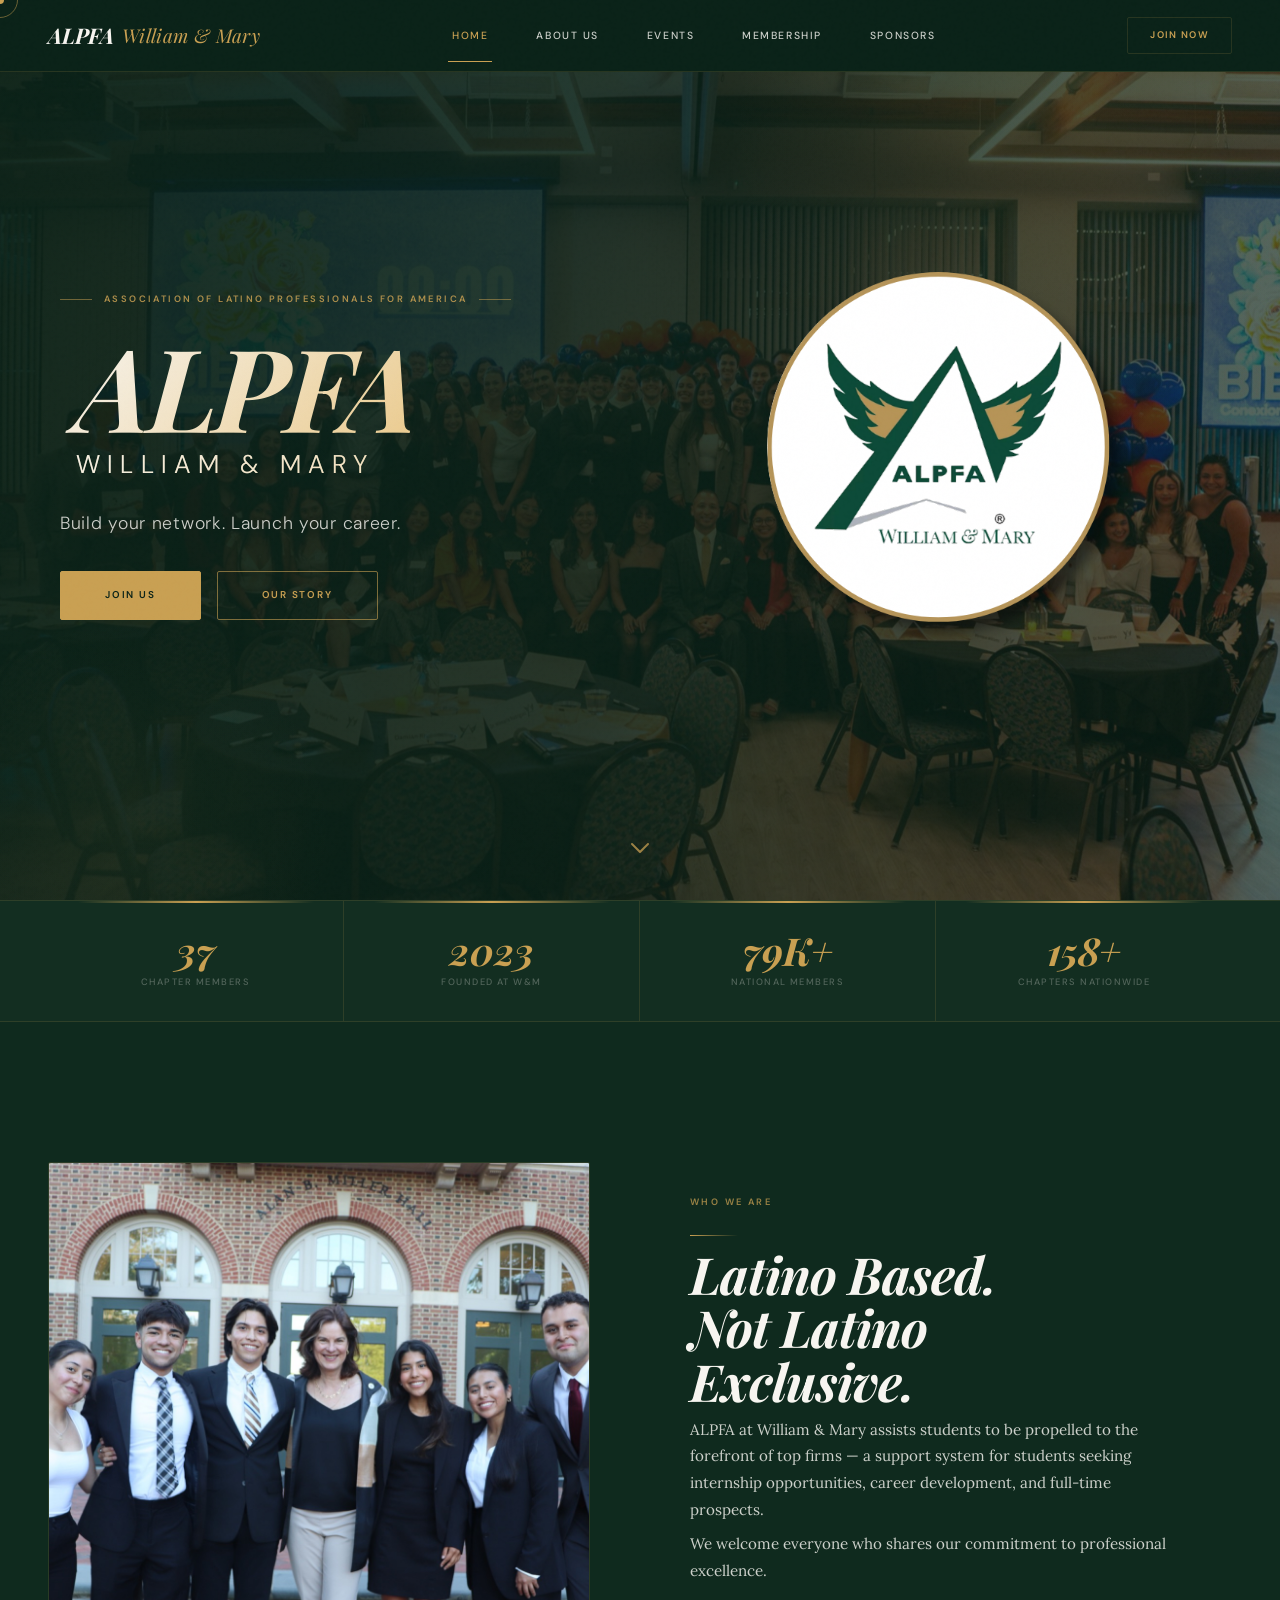
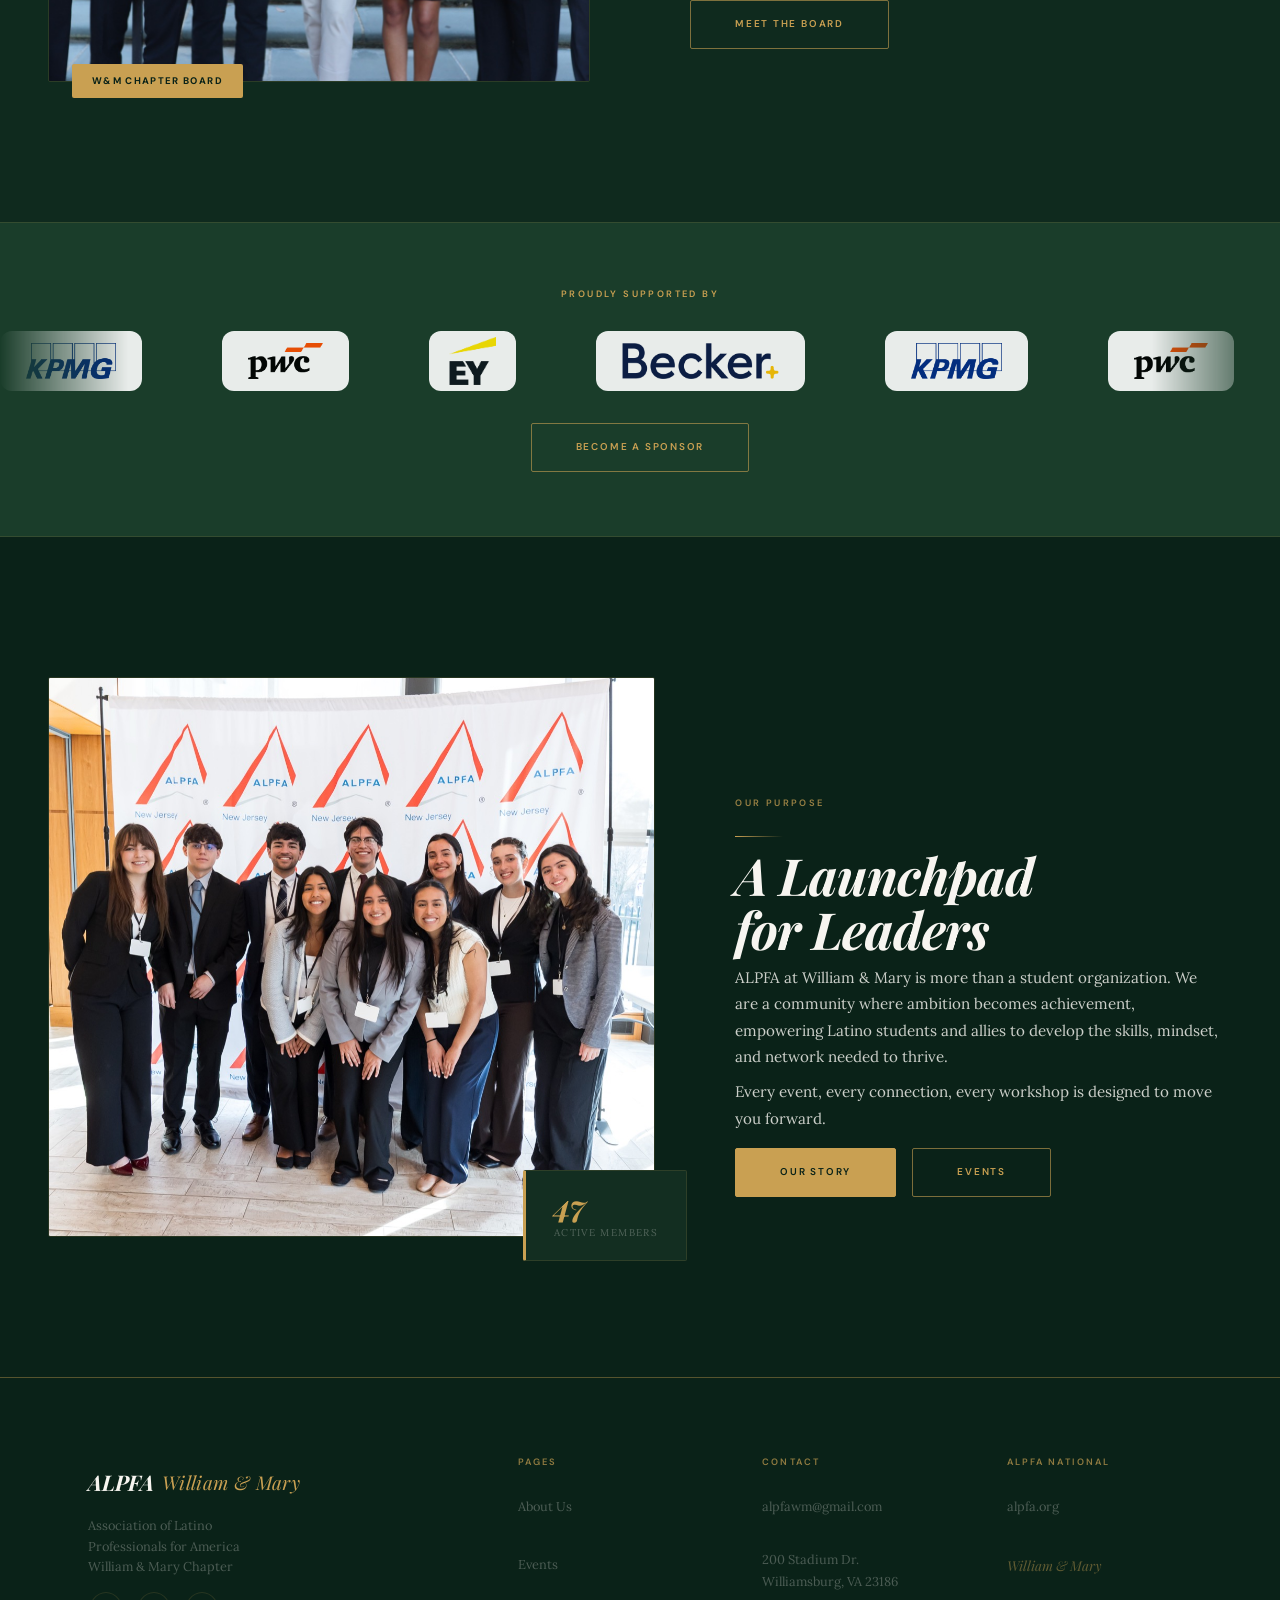
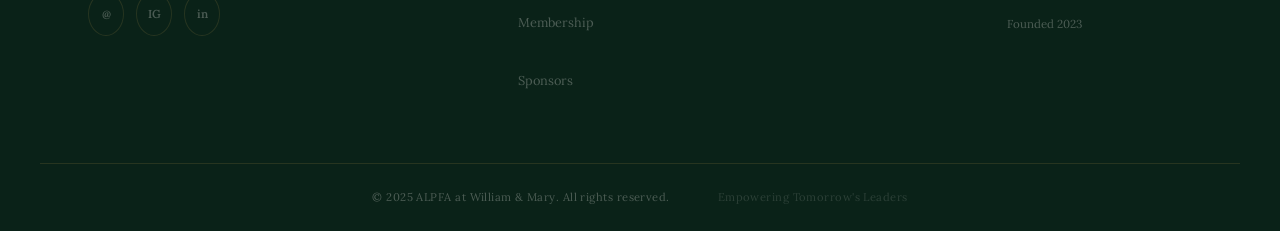
<file: index.html>
<!DOCTYPE html>
<html lang="en">
<head>
  <meta charset="UTF-8" />
  <meta name="viewport" content="width=device-width, initial-scale=1.0, viewport-fit=cover" />
  <meta name="apple-mobile-web-app-capable" content="yes" />
  <meta name="apple-mobile-web-app-status-bar-style" content="black-translucent" />
  <title>ALPFA at William & Mary</title>
  <link rel="preconnect" href="https://fonts.googleapis.com" />
  <link rel="preconnect" href="https://fonts.gstatic.com" crossorigin />
  <link href="https://fonts.googleapis.com/css2?family=Lora:ital,wght@0,400;0,500;0,600;1,400&family=DM+Sans:wght@400;500;600;700&family=Playfair+Display:ital,wght@0,700;1,400;1,600;1,700&display=swap" rel="stylesheet" />
  <link rel="stylesheet" href="css/style.css" />
</head>
<body>

  <div class="cursor-dot" id="cursorDot"></div>
  <div class="cursor-ring" id="cursorRing"></div>

  <!-- NAV -->
  <header id="nav">
    <div class="nav-inner">
      <a href="index.html" class="logo-text">ALPFA <em>William &amp; Mary</em></a>
      <div class="nav-links">
        <a href="index.html" class="active">Home</a>
        <a href="about.html">About Us</a>
        <a href="events.html">Events</a>
        <a href="membership.html">Membership</a>
        <a href="sponsors.html">Sponsors</a>
      </div>
      <a href="membership.html" class="nav-cta">Join Now</a>
      <button class="hamburger" id="hamburger" aria-label="Menu">
        <span></span><span></span><span></span>
      </button>
    </div>
  </header>

  <div class="mobile-nav" id="mobileNav">
    <a href="index.html">Home</a>
    <a href="about.html">About Us</a>
    <a href="events.html">Events</a>
    <a href="membership.html">Membership</a>
    <a href="sponsors.html">Sponsors</a>
    <a href="membership.html" class="btn btn-gold" style="margin-top:8px;text-align:center;">Join Now</a>
  </div>

  <main>

    <!-- HERO — cinematic full-bleed, logo on right -->
    <section class="hero">
      <div class="hero-bg">
        <img src="images/hero.jpg" alt="ALPFA W&M Chapter" />
      </div>
      <div class="orb orb-1"></div>
      <div class="orb orb-2"></div>

      <div class="hero-content">
        <div class="hero-text" data-reveal="left">
          <p class="hero-eyebrow">Association of Latino Professionals for America</p>
          <h1 class="hero-title">ALPFA<span class="hero-subtitle">William &amp; Mary</span></h1>
          <p class="hero-tagline">Build your network. Launch your career.</p>
          <div class="hero-actions">
            <a href="membership.html" class="btn btn-gold">Join Us</a>
            <a href="about.html" class="btn btn-outline">Our Story</a>
          </div>
        </div>

        <div class="hero-right-col" data-reveal="fade">
          <div class="hero-logo-wrap">
            <img src="images/Cool Website Design.png" alt="ALPFA William &amp; Mary" class="hero-logo-img" />
          </div>
        </div>
      </div>

      <div class="hero-scroll">
        <svg viewBox="0 0 24 24" fill="none" stroke-width="1.5" stroke-linecap="round" stroke-linejoin="round">
          <polyline points="6 9 12 15 18 9"></polyline>
        </svg>
      </div>
    </section>

    <!-- STATS BAR -->
    <section class="stats-bar">
      <div class="stats-inner">
        <div class="stat-item" data-reveal="up">
          <span class="stat-num" data-count="47">47</span>
          <span class="stat-lbl">Chapter Members</span>
        </div>
        <div class="stat-item" data-reveal="up" style="transition-delay:.1s">
          <span class="stat-num">2023</span>
          <span class="stat-lbl">Founded at W&amp;M</span>
        </div>
        <div class="stat-item" data-reveal="up" style="transition-delay:.2s">
          <span class="stat-num" data-count="100" data-suffix="K+">100K+</span>
          <span class="stat-lbl">National Members</span>
        </div>
        <div class="stat-item" data-reveal="up" style="transition-delay:.3s">
          <span class="stat-num" data-count="200" data-suffix="+">200+</span>
          <span class="stat-lbl">Chapters Nationwide</span>
        </div>
      </div>
    </section>

    <!-- ABOUT PREVIEW — photo left, text right, wider image -->
    <section class="section section-mid">
      <div class="two-col">
        <div class="about-img-stack" data-reveal="left">
          <div class="image-frame" style="height:520px;">
            <img src="images/about.jpg" alt="ALPFA W&M Board" loading="lazy" style="object-position:center top;" />
          </div>
          <div class="img-caption-pill">W&amp;M Chapter Board</div>
        </div>
        <div class="col-content" data-reveal="right">
          <span class="section-label">Who We Are</span>
          <div class="gold-line"></div>
          <h2>Latino Based.<br />Not Latino<br />Exclusive.</h2>
          <p>ALPFA at William &amp; Mary assists students to be propelled to the forefront of top firms — a support system for students seeking internship opportunities, career development, and full-time prospects.</p>
          <p>We welcome everyone who shares our commitment to professional excellence.</p>
          <div class="actions">
            <a href="about.html" class="btn btn-outline">Meet the Board</a>
          </div>
        </div>
      </div>
    </section>

    <!-- SPONSOR MARQUEE -->
    <section class="sponsor-marquee-section">
      <p class="marquee-label" data-reveal="up">Proudly Supported By</p>
      <div class="marquee-track" aria-label="Our sponsors">
        <div class="marquee-inner">
          <img src="images/KPMG_blue_logo.svg.png" alt="KPMG" class="marquee-logo" />
          <img src="images/PwC_Company_Logo.svg.png" alt="PwC" class="marquee-logo" />
          <img src="images/EY_logo_2019.svg.png" alt="EY" class="marquee-logo marquee-logo-ey" />
          <img src="images/Becker_Professional_Education_logo.svg.png" alt="Becker" class="marquee-logo" />
          <img src="images/KPMG_blue_logo.svg.png" alt="KPMG" class="marquee-logo" />
          <img src="images/PwC_Company_Logo.svg.png" alt="PwC" class="marquee-logo" />
          <img src="images/EY_logo_2019.svg.png" alt="EY" class="marquee-logo marquee-logo-ey" />
          <img src="images/Becker_Professional_Education_logo.svg.png" alt="Becker" class="marquee-logo" />
        </div>
        <div class="marquee-inner" aria-hidden="true">
          <img src="images/KPMG_blue_logo.svg.png" alt="" class="marquee-logo" />
          <img src="images/PwC_Company_Logo.svg.png" alt="" class="marquee-logo" />
          <img src="images/EY_logo_2019.svg.png" alt="" class="marquee-logo" />
          <img src="images/Becker_Professional_Education_logo.svg.png" alt="" class="marquee-logo" />
          <img src="images/KPMG_blue_logo.svg.png" alt="" class="marquee-logo" />
          <img src="images/PwC_Company_Logo.svg.png" alt="" class="marquee-logo" />
          <img src="images/EY_logo_2019.svg.png" alt="" class="marquee-logo" />
          <img src="images/Becker_Professional_Education_logo.svg.png" alt="" class="marquee-logo" />
        </div>
      </div>
      <a href="sponsors.html" class="btn btn-outline" data-reveal="up" style="margin-top:32px;">Become a Sponsor</a>
    </section>

    <!-- MISSION — Our Purpose -->
    <section class="section section-deep">
      <div class="mission-layout">
        <div class="mission-image-col" data-reveal="left">
          <div class="image-frame" style="height:560px;">
            <img src="images/dc.jpg" alt="ALPFA W&M members" loading="lazy" />
          </div>
          <div class="float-card" data-reveal="up" style="transition-delay:.3s">
            <strong>47</strong>
            <span>Active Members</span>
          </div>
        </div>
        <div class="col-content" data-reveal="right">
          <span class="section-label mission-label">Our Purpose</span>
          <div class="gold-line"></div>
          <h2>A Launchpad<br />for Leaders</h2>
          <p>ALPFA at William &amp; Mary is more than a student organization. We are a community where ambition becomes achievement, empowering Latino students and allies to develop the skills, mindset, and network needed to thrive.</p>
          <p>Every event, every connection, every workshop is designed to move you forward.</p>
          <div class="actions" style="margin-top:8px;">
            <a href="about.html" class="btn btn-gold">Our Story</a>
            <a href="events.html" class="btn btn-outline">Events</a>
          </div>
        </div>
      </div>
    </section>

  </main>

  <!-- FOOTER -->
  <footer>
    <div class="footer-inner">
      <div class="footer-brand">
        <a href="index.html" class="logo-text">ALPFA <em>William &amp; Mary</em></a>
        <p>Association of Latino Professionals for America<br />William &amp; Mary Chapter</p>
        <div class="footer-socials">
          <a href="mailto:alpfawm@gmail.com" aria-label="Email">@</a>
          <a href="https://www.instagram.com/alpfawm/" target="_blank" rel="noopener" aria-label="Instagram">IG</a>
          <a href="https://www.linkedin.com/company/alpfa-at-william-mary/" target="_blank" rel="noopener" aria-label="LinkedIn">in</a>
        </div>
      </div>
      <div class="footer-col">
        <h4>Pages</h4>
        <a href="about.html">About Us</a>
        <a href="events.html">Events</a>
        <a href="membership.html">Membership</a>
        <a href="sponsors.html">Sponsors</a>
      </div>
      <div class="footer-col">
        <h4>Contact</h4>
        <p>alpfawm@gmail.com</p>
        <p>200 Stadium Dr.<br />Williamsburg, VA 23186</p>
      </div>
      <div class="footer-col">
        <h4>ALPFA National</h4>
        <a href="https://alpfa.org" target="_blank" rel="noopener">alpfa.org</a>
        <p class="wm-text">William &amp; Mary</p>
        <p style="font-size:0.72rem;color:var(--white-faint);">Founded 2023</p>
      </div>
    </div>
    <div class="footer-bottom">
      <p>© 2025 ALPFA at William &amp; Mary. All rights reserved.</p>
      <p style="opacity:0.5;">Empowering Tomorrow's Leaders</p>
    </div>
  </footer>

  <script src="js/main.js"></script>
</body>
</html>
</file>
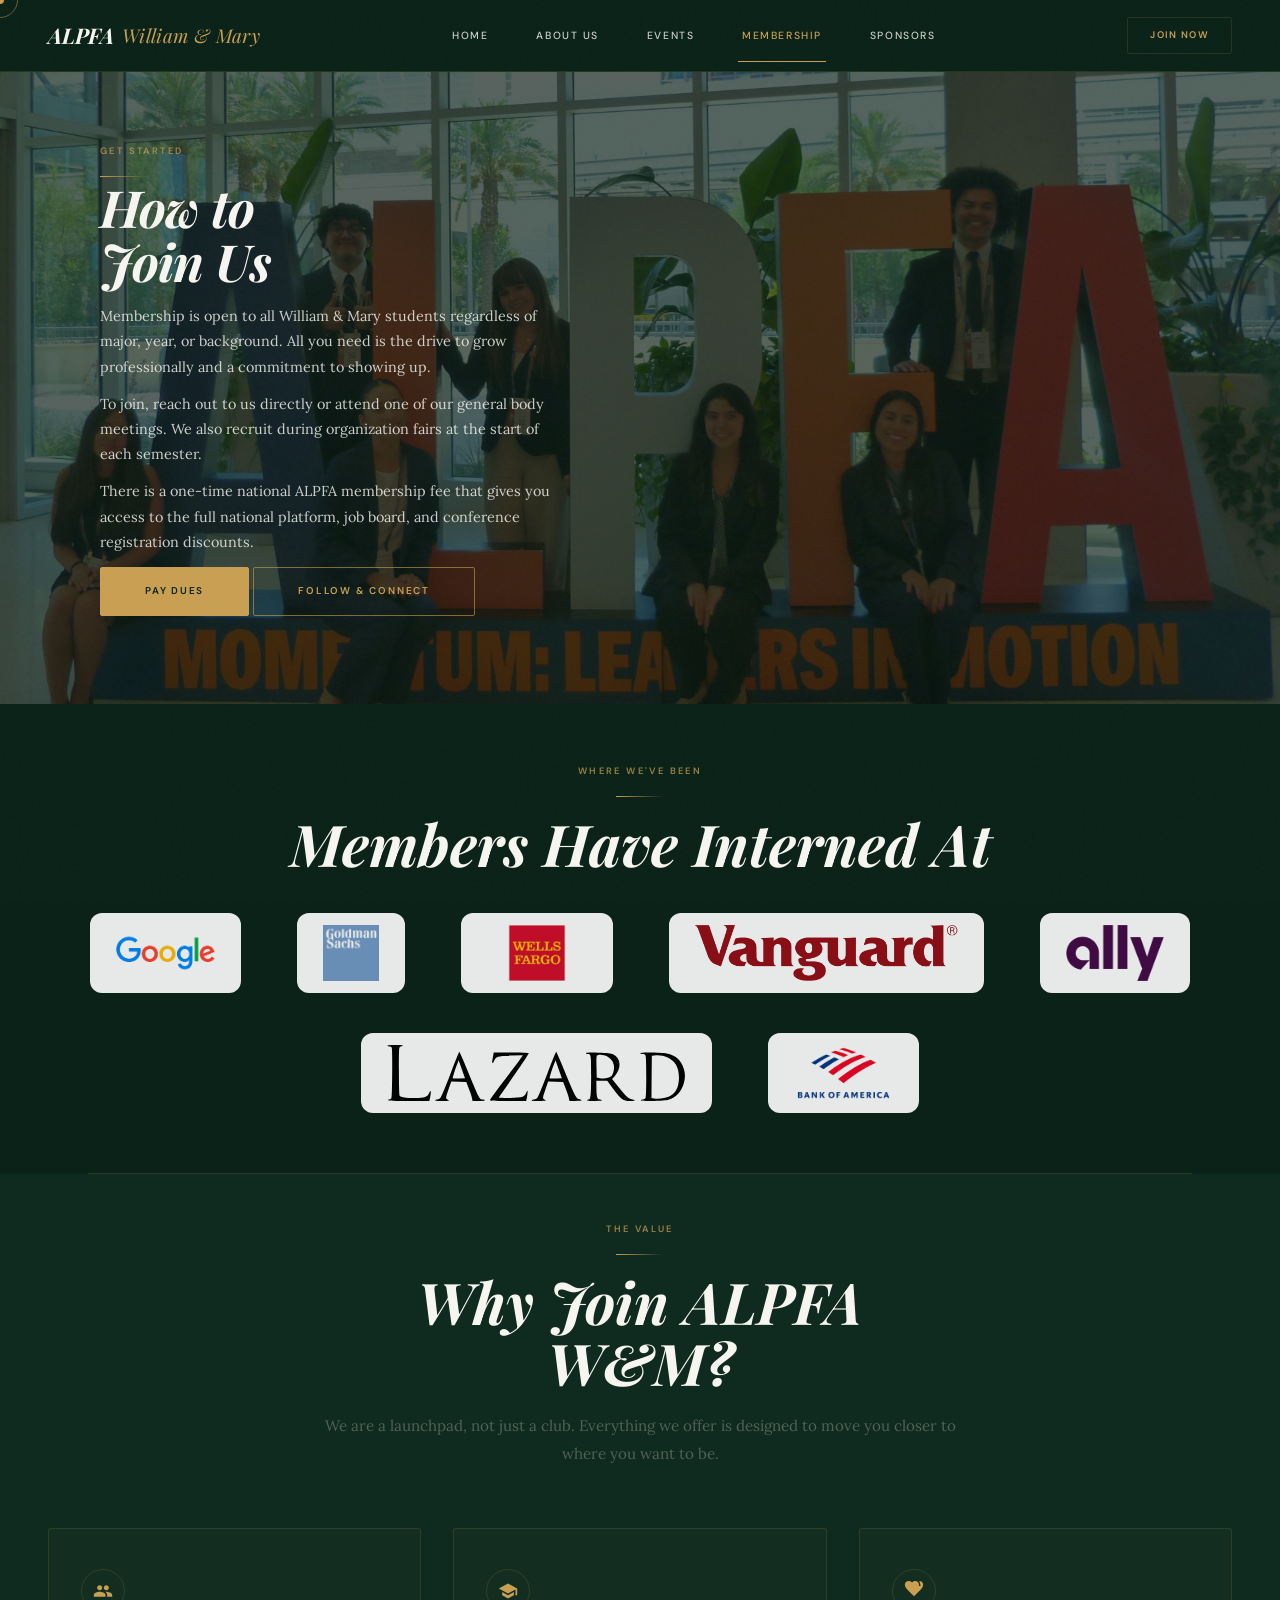
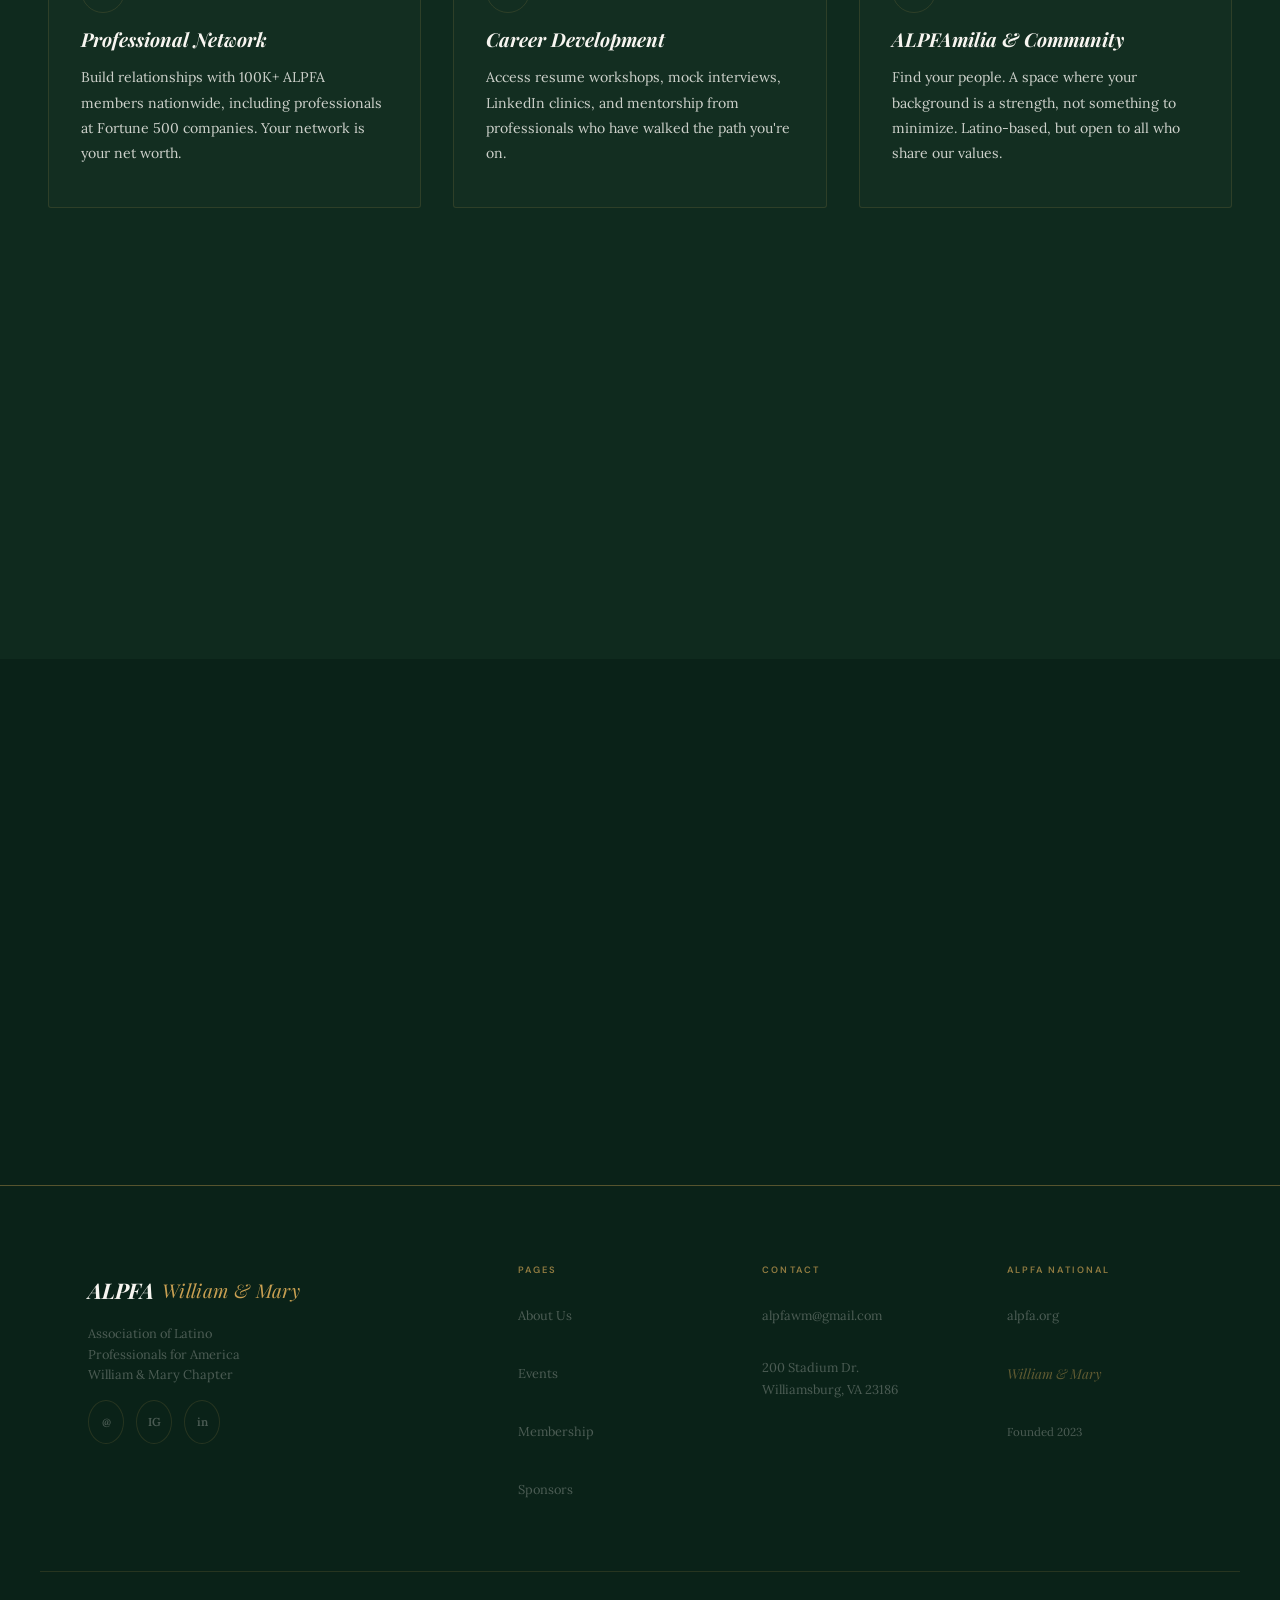
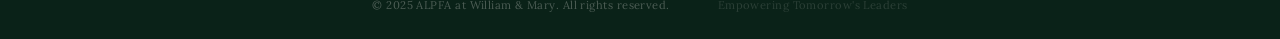
<file: membership.html>
<!DOCTYPE html>
<html lang="en">
<head>
  <meta charset="UTF-8" />
  <meta name="viewport" content="width=device-width, initial-scale=1.0, viewport-fit=cover" />
  <meta name="apple-mobile-web-app-capable" content="yes" />
  <meta name="apple-mobile-web-app-status-bar-style" content="black-translucent" />
  <title>Membership — ALPFA at William & Mary</title>
  <link rel="preconnect" href="https://fonts.googleapis.com" />
  <link rel="preconnect" href="https://fonts.gstatic.com" crossorigin />
  <link href="https://fonts.googleapis.com/css2?family=Lora:ital,wght@0,400;0,500;0,600;1,400&family=DM+Sans:wght@400;500;600;700&family=Playfair+Display:ital,wght@0,700;1,400;1,600;1,700&display=swap" rel="stylesheet" />
  <link rel="stylesheet" href="css/style.css" />
</head>
<body>

  <div class="cursor-dot" id="cursorDot"></div>
  <div class="cursor-ring" id="cursorRing"></div>

  <!-- NAV -->
  <header id="nav">
    <div class="nav-inner">
      <a href="index.html" class="logo-text">ALPFA <em>William &amp; Mary</em></a>
      <div class="nav-links">
        <a href="index.html">Home</a>
        <a href="about.html">About Us</a>
        <a href="events.html">Events</a>
        <a href="membership.html" class="active">Membership</a>
        <a href="sponsors.html">Sponsors</a>
      </div>
      <a href="#join" class="nav-cta">Join Now</a>
      <button class="hamburger" id="hamburger" aria-label="Menu">
        <span></span><span></span><span></span>
      </button>
    </div>
  </header>

  <div class="mobile-nav" id="mobileNav">
    <a href="index.html">Home</a>
    <a href="about.html">About Us</a>
    <a href="events.html">Events</a>
    <a href="membership.html">Membership</a>
    <a href="sponsors.html">Sponsors</a>
    <a href="#join" class="btn btn-gold" style="margin-top:8px;text-align:center;">Join Now</a>
  </div>

  <main>

    <!-- HOW TO JOIN -->
    <section class="about-fullbleed-section" id="join" style="min-height:600px;">
      <img src="images/P1070914.jpeg" alt="ALPFA members" style="position:absolute;inset:0;width:100%;height:100%;object-fit:cover;object-position:center;" />
      <div style="position:absolute;inset:0;background:rgba(10,26,18,0.68);"></div>
      <div class="about-fullbleed-inner" style="padding:calc(var(--nav-h) + 72px) 60px 80px;">
        <div class="col-text-wrap" data-reveal="left">
          <span class="section-label">Get Started</span>
          <div class="gold-line"></div>
          <h2>How to<br />Join Us</h2>
          <p>Membership is open to all William &amp; Mary students regardless of major, year, or background. All you need is the drive to grow professionally and a commitment to showing up.</p>
          <p>To join, reach out to us directly or attend one of our general body meetings. We also recruit during organization fairs at the start of each semester.</p>
          <p>There is a one-time national ALPFA membership fee that gives you access to the full national platform, job board, and conference registration discounts.</p>
          <div class="actions">
            <a href="https://docs.google.com/forms/d/1V_c1e2Ln0cZaPFF6WV2ORjt1N7SDhdXfO1Okzz1GIcg/viewform" target="_blank" rel="noopener" class="btn btn-gold">Pay Dues</a>
            <a href="https://linktr.ee/alpfawm" target="_blank" rel="noopener" class="btn btn-outline">Follow &amp; Connect</a>
          </div>
        </div>
      </div>
    </section>

    <!-- MEMBER INTERNSHIPS -->
    <section class="section section-deep" style="padding:60px 48px;">
      <div style="max-width:1200px;margin:0 auto;">
        <div style="text-align:center;margin-bottom:40px;" data-reveal="up">
          <span class="section-label">Where We've Been</span>
          <div class="gold-line" style="margin:16px auto 0;"></div>
          <h2 style="margin-top:16px;font-size:clamp(2.4rem,4.5vw,4rem);">Members Have Interned At</h2>
        </div>
        <div class="intern-pills-row" style="display:flex;flex-wrap:wrap;justify-content:center;align-items:center;gap:40px 56px;" data-reveal="up">
          <img src="images/Google-logo.png" alt="Google" class="intern-logo" />
          <img src="images/Goldman_Sachs.svg.png" alt="Goldman Sachs" class="intern-logo" />
          <img src="images/Wells-Fargo-Logo-2009.png" alt="Wells Fargo" class="intern-logo" />
          <img src="images/Vanguard.svg.png" alt="Vanguard" class="intern-logo" />
          <img src="images/Ally_Financial.svg.png" alt="Ally Financial" class="intern-logo" />
          <img src="images/Lazard_Logo_1.svg" alt="Lazard" class="intern-logo" />
          <img src="images/Bank-of-America-Emblem.png" alt="Bank of America" class="intern-logo" />
        </div>
      </div>
    </section>

    <div style="max-width:1200px;margin:0 auto;padding:0 48px;"><div style="border-top:1px solid rgba(201,160,82,0.2);"></div></div>

    <!-- WHY JOIN -->
    <section class="section section-mid" style="padding-top:48px;">
      <div style="max-width:1200px;margin:0 auto;">
        <div style="text-align:center;max-width:640px;margin:0 auto 60px;" data-reveal="up">
          <span class="section-label">The Value</span>
          <div class="gold-line" style="margin:16px auto 0;"></div>
          <h2 style="margin-top:16px;font-size:clamp(2.4rem,4.5vw,4rem);">Why Join ALPFA W&amp;M?</h2>
          <p style="margin-top:20px;font-size:0.95rem;color:var(--white-faint);line-height:1.85;">We are a launchpad, not just a club. Everything we offer is designed to move you closer to where you want to be.</p>
        </div>

        <div class="feature-grid">

          <div class="feature-card" data-reveal="up">
            <div class="feature-icon">
              <svg viewBox="0 0 24 24" width="20" height="20" fill="currentColor"><path d="M16 11c1.66 0 2.99-1.34 2.99-3S17.66 5 16 5c-1.66 0-3 1.34-3 3s1.34 3 3 3zm-8 0c1.66 0 2.99-1.34 2.99-3S9.66 5 8 5C6.34 5 5 6.34 5 8s1.34 3 3 3zm0 2c-2.33 0-7 1.17-7 3.5V19h14v-2.5c0-2.33-4.67-3.5-7-3.5zm8 0c-.29 0-.62.02-.97.05 1.16.84 1.97 1.97 1.97 3.45V19h6v-2.5c0-2.33-4.67-3.5-7-3.5z"/></svg>
            </div>
            <h3 class="feature-title">Professional Network</h3>
            <p class="feature-text">Build relationships with 100K+ ALPFA members nationwide, including professionals at Fortune 500 companies. Your network is your net worth.</p>
          </div>

          <div class="feature-card" data-reveal="up" style="transition-delay:.1s">
            <div class="feature-icon">
              <svg viewBox="0 0 24 24" width="20" height="20" fill="currentColor"><path d="M12 3L1 9l11 6 9-4.91V17h2V9L12 3zM5 13.18v4L12 21l7-3.82v-4L12 17l-7-3.82z"/></svg>
            </div>
            <h3 class="feature-title">Career Development</h3>
            <p class="feature-text">Access resume workshops, mock interviews, LinkedIn clinics, and mentorship from professionals who have walked the path you're on.</p>
          </div>

          <div class="feature-card" data-reveal="up" style="transition-delay:.2s">
            <div class="feature-icon">
              <svg viewBox="0 0 24 24" width="20" height="20" fill="currentColor"><path d="M20 6h-2.18c.07-.44.18-.88.18-1.36C18 2.05 15.96 0 13.36 0c-1.46 0-2.78.68-3.64 1.74L12 4l-2.28-2.26C8.42.68 7.1 0 5.64 0 3.04 0 1 2.05 1 4.64c0 3.12 2.68 5.66 6.73 9.51L12 18.35l4.27-4.2C20.32 10.3 23 7.76 23 4.64 23 2.05 20.96 0 18.36 0"/></svg>
            </div>
            <h3 class="feature-title">ALPFAmilia &amp; Community</h3>
            <p class="feature-text">Find your people. A space where your background is a strength, not something to minimize. Latino-based, but open to all who share our values.</p>
          </div>

          <div class="feature-card" data-reveal="up" style="transition-delay:.3s">
            <div class="feature-icon">
              <svg viewBox="0 0 24 24" width="20" height="20" fill="currentColor"><path d="M19 3H5c-1.1 0-2 .9-2 2v14c0 1.1.9 2 2 2h14c1.1 0 2-.9 2-2V5c0-1.1-.9-2-2-2zm-5 14H7v-2h7v2zm3-4H7v-2h10v2zm0-4H7V7h10v2z"/></svg>
            </div>
            <h3 class="feature-title">Internship Pipeline</h3>
            <p class="feature-text">Get connected to internship and full-time opportunities through our sponsor network. KPMG, PwC, EY, and Becker actively recruit through our chapter.</p>
          </div>

          <div class="feature-card" data-reveal="up" style="transition-delay:.4s">
            <div class="feature-icon">
              <svg viewBox="0 0 24 24" width="20" height="20" fill="currentColor"><path d="M12 2C8.13 2 5 5.13 5 9c0 5.25 7 13 7 13s7-7.75 7-13c0-3.87-3.13-7-7-7zm0 9.5c-1.38 0-2.5-1.12-2.5-2.5s1.12-2.5 2.5-2.5 2.5 1.12 2.5 2.5-1.12 2.5-2.5 2.5z"/></svg>
            </div>
            <h3 class="feature-title">National Conferences</h3>
            <p class="feature-text">Attend ALPFA's national conference and regional events. Represent W&amp;M on a national stage alongside thousands of Latino professionals and students.</p>
          </div>

          <div class="feature-card" data-reveal="up" style="transition-delay:.5s">
            <div class="feature-icon">
              <svg viewBox="0 0 24 24" width="20" height="20" fill="currentColor"><path d="M11.99 2C6.47 2 2 6.48 2 12s4.47 10 9.99 10C17.52 22 22 17.52 22 12S17.52 2 11.99 2zm4.24 16L12 15.45 7.77 18l1.12-4.81-3.73-3.23 4.92-.42L12 5l1.92 4.53 4.92.42-3.73 3.23L16.23 18z"/></svg>
            </div>
            <h3 class="feature-title">Leadership Experience</h3>
            <p class="feature-text">Take on board roles, lead initiatives, and build the leadership credentials that set you apart in recruiting. Employers notice chapter leadership.</p>
          </div>

        </div>
      </div>
    </section>

    <!-- CTA BANNER -->
    <section class="section section-deep" style="padding:100px 48px;text-align:center;">
      <div style="max-width:640px;margin:0 auto;" data-reveal="up">
        <span class="section-label">Your Next Move</span>
        <h2 style="margin-top:20px;font-size:clamp(2rem,4vw,3.5rem);">Ready to Build<br />Your Future?</h2>
        <p style="margin:24px auto 40px;font-size:0.95rem;color:var(--white-faint);line-height:1.85;">Every leader in our network started exactly where you are. The difference is they took the first step. Let's build something together.</p>
        <a href="https://docs.google.com/forms/d/1V_c1e2Ln0cZaPFF6WV2ORjt1N7SDhdXfO1Okzz1GIcg/viewform" target="_blank" rel="noopener" class="btn btn-gold" style="font-size:0.65rem;padding:17px 52px;">Apply for Membership</a>
      </div>
    </section>

  </main>

  <!-- FOOTER -->
  <footer>
    <div class="footer-inner">
      <div class="footer-brand">
        <a href="index.html" class="logo-text">ALPFA <em>William &amp; Mary</em></a>
        <p>Association of Latino Professionals for America<br />William &amp; Mary Chapter</p>
        <div class="footer-socials">
          <a href="mailto:alpfawm@gmail.com" aria-label="Email">@</a>
          <a href="https://www.instagram.com/alpfawm/" target="_blank" rel="noopener" aria-label="Instagram">IG</a>
          <a href="https://www.linkedin.com/company/alpfa-at-william-mary/" target="_blank" rel="noopener" aria-label="LinkedIn">in</a>
        </div>
      </div>
      <div class="footer-col">
        <h4>Pages</h4>
        <a href="about.html">About Us</a>
        <a href="events.html">Events</a>
        <a href="membership.html">Membership</a>
        <a href="sponsors.html">Sponsors</a>
      </div>
      <div class="footer-col">
        <h4>Contact</h4>
        <p>alpfawm@gmail.com</p>
        <p>200 Stadium Dr.<br />Williamsburg, VA 23186</p>
      </div>
      <div class="footer-col">
        <h4>ALPFA National</h4>
        <a href="https://alpfa.org" target="_blank" rel="noopener">alpfa.org</a>
        <p class="wm-text">William &amp; Mary</p>
        <p style="font-size:0.72rem;color:var(--white-faint);">Founded 2023</p>
      </div>
    </div>
    <div class="footer-bottom">
      <p>© 2025 ALPFA at William &amp; Mary. All rights reserved.</p>
      <p style="opacity:0.5;">Empowering Tomorrow's Leaders</p>
    </div>
  </footer>

  <script src="js/main.js"></script>
  <!-- v2 -->
</body>
</html>
</file>
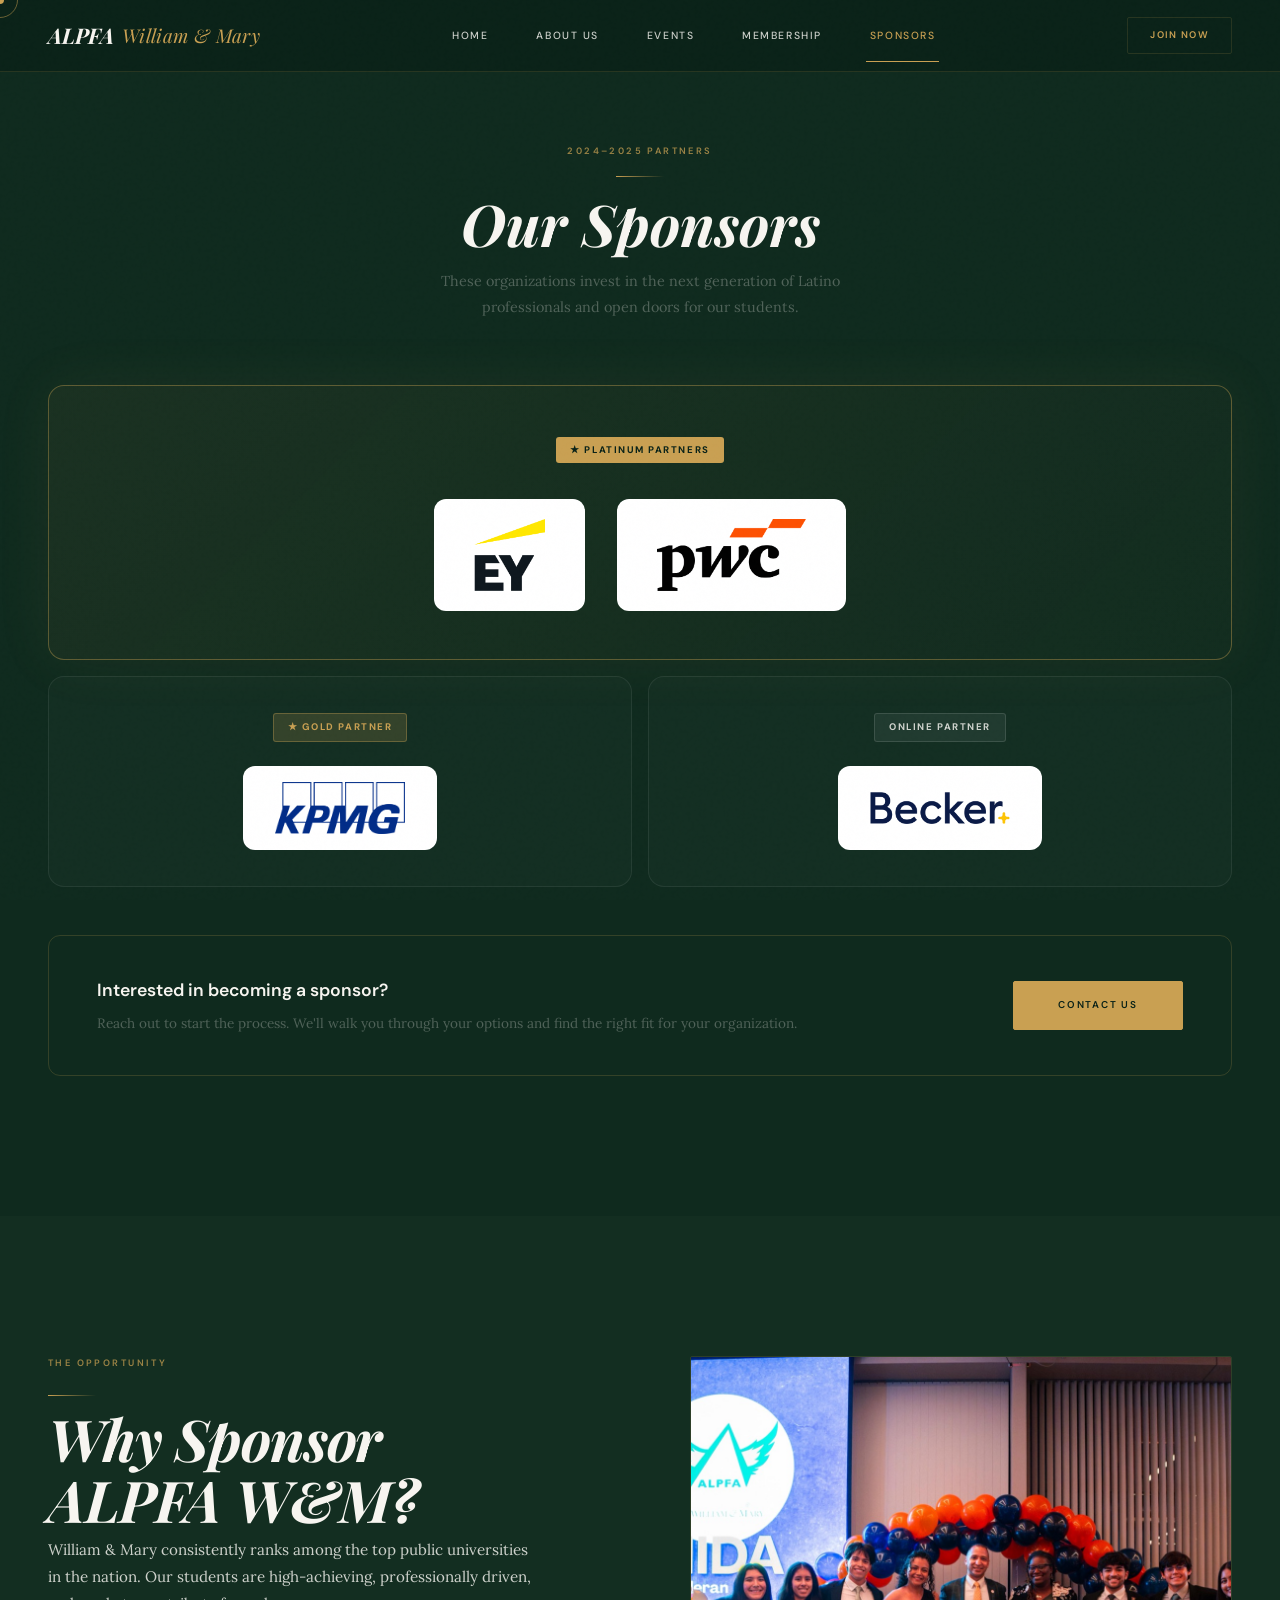
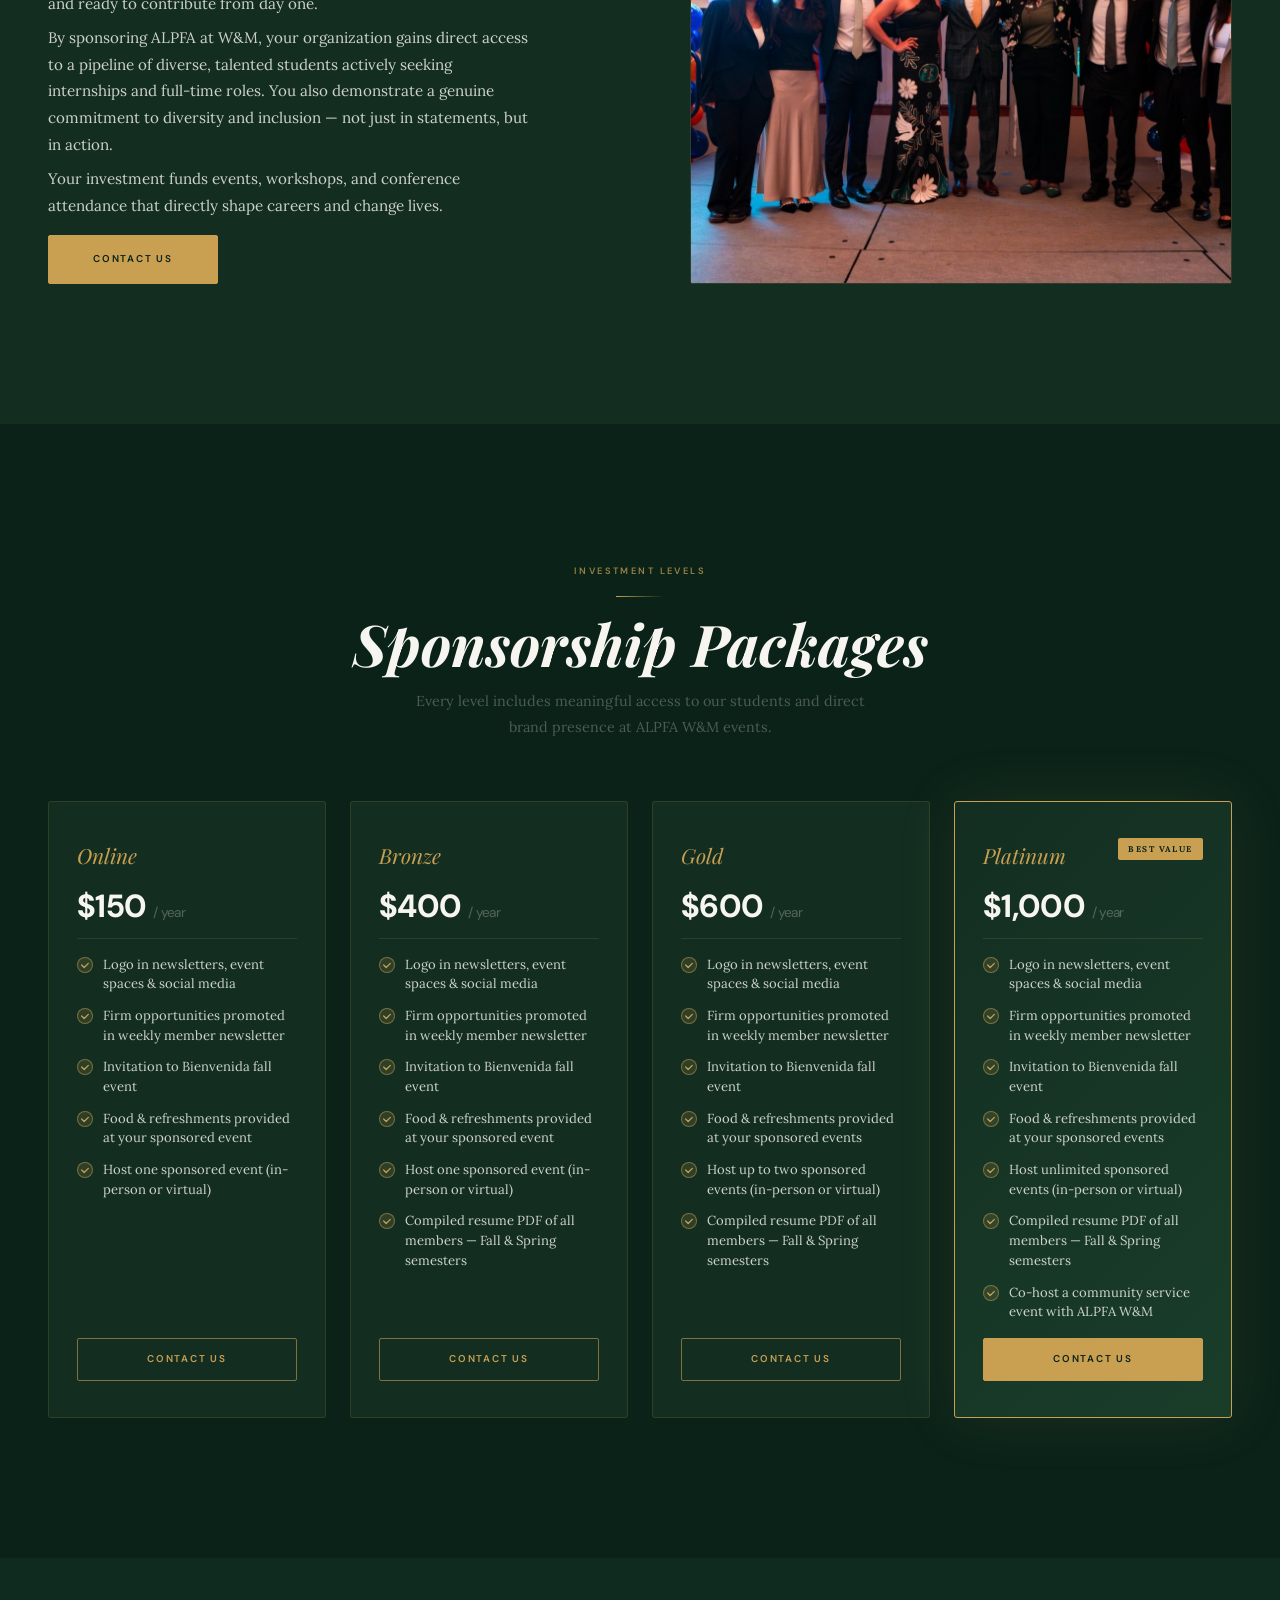
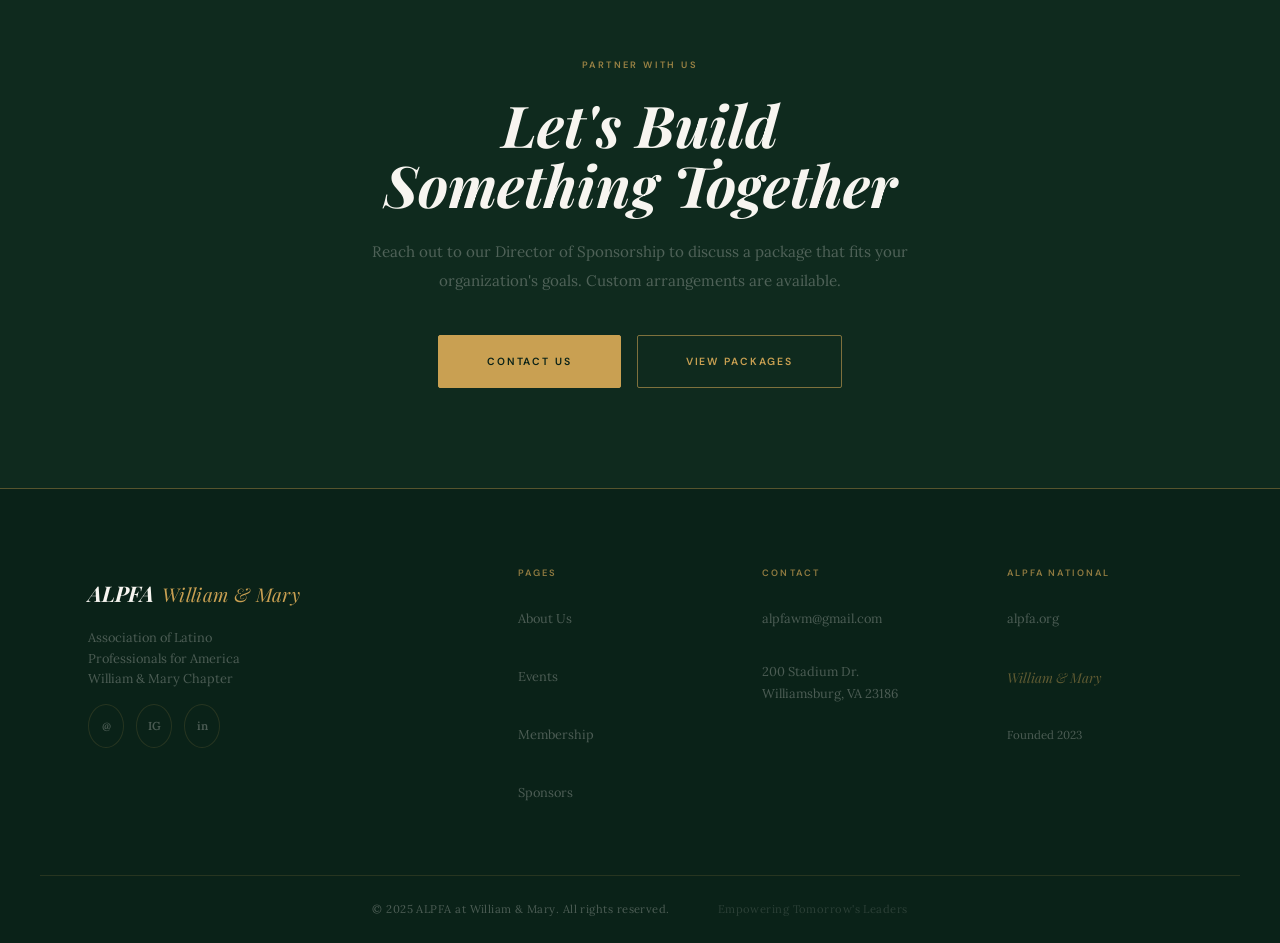
<file: sponsors.html>
<!DOCTYPE html>
<html lang="en">
<head>
  <meta charset="UTF-8" />
  <meta name="viewport" content="width=device-width, initial-scale=1.0, viewport-fit=cover" />
  <meta name="apple-mobile-web-app-capable" content="yes" />
  <meta name="apple-mobile-web-app-status-bar-style" content="black-translucent" />
  <title>Sponsors — ALPFA at William & Mary</title>
  <link rel="preconnect" href="https://fonts.googleapis.com" />
  <link rel="preconnect" href="https://fonts.gstatic.com" crossorigin />
  <link href="https://fonts.googleapis.com/css2?family=Lora:ital,wght@0,400;0,500;0,600;1,400&family=DM+Sans:wght@400;500;600;700&family=Playfair+Display:ital,wght@0,700;1,400;1,600;1,700&display=swap" rel="stylesheet" />
  <link rel="stylesheet" href="css/style.css" />
</head>
<body>

  <div class="cursor-dot" id="cursorDot"></div>
  <div class="cursor-ring" id="cursorRing"></div>

  <!-- NAV -->
  <header id="nav">
    <div class="nav-inner">
      <a href="index.html" class="logo-text">ALPFA <em>William &amp; Mary</em></a>
      <div class="nav-links">
        <a href="index.html">Home</a>
        <a href="about.html">About Us</a>
        <a href="events.html">Events</a>
        <a href="membership.html">Membership</a>
        <a href="sponsors.html" class="active">Sponsors</a>
      </div>
      <a href="membership.html" class="nav-cta">Join Now</a>
      <button class="hamburger" id="hamburger" aria-label="Menu">
        <span></span><span></span><span></span>
      </button>
    </div>
  </header>

  <div class="mobile-nav" id="mobileNav">
    <a href="index.html">Home</a>
    <a href="about.html">About Us</a>
    <a href="events.html">Events</a>
    <a href="membership.html">Membership</a>
    <a href="sponsors.html">Sponsors</a>
    <a href="membership.html" class="btn btn-gold" style="margin-top:8px;text-align:center;">Join Now</a>
  </div>

  <main>

    <!-- CURRENT SPONSORS -->
    <section class="section section-mid" style="padding-top:calc(var(--nav-h) + 72px);">
      <div style="max-width:1200px;margin:0 auto;">

        <div style="text-align:center;margin-bottom:64px;" data-reveal="up">
          <span class="section-label">2024–2025 Partners</span>
          <div class="gold-line" style="margin:16px auto 0;"></div>
          <h2 style="margin-top:16px;font-size:clamp(2.4rem,4.5vw,4rem);">Our Sponsors</h2>
          <p style="margin-top:16px;font-size:0.9rem;color:var(--white-faint);max-width:480px;margin-left:auto;margin-right:auto;line-height:1.8;">These organizations invest in the next generation of Latino professionals and open doors for our students.</p>
        </div>

        <!-- PLATINUM SPOTLIGHT -->
        <div class="sponsor-spotlight" data-reveal="up">
          <div class="sponsor-spotlight-header">
            <span class="sponsor-tier-badge plat-badge">&#9733; Platinum Partners</span>
          </div>
          <div class="sponsor-spotlight-logos">
            <div class="sponsor-company-card">
              <img src="images/EY_logo_2019.svg.png" alt="EY" class="sponsor-company-img" />
            </div>
            <div class="sponsor-company-card">
              <img src="images/PwC_Company_Logo.svg.png" alt="PwC" class="sponsor-company-img" />
            </div>
          </div>
        </div>

        <!-- LOWER TIERS SIDE BY SIDE -->
        <div class="sponsor-lower-grid" style="display:grid;grid-template-columns:1fr 1fr;gap:16px;margin-top:16px;" data-reveal="up">

          <div class="sponsor-tier-card">
            <span class="sponsor-tier-badge gold-badge" style="margin-bottom:24px;display:inline-block;">&#9733; Gold Partner</span>
            <div class="sponsor-company-card sponsor-company-card-sm">
              <img src="images/KPMG_blue_logo.svg.png" alt="KPMG" class="sponsor-company-img sponsor-company-img-sm" />
            </div>
          </div>

          <div class="sponsor-tier-card">
            <span class="sponsor-tier-badge online-badge" style="margin-bottom:24px;display:inline-block;">Online Partner</span>
            <div class="sponsor-company-card sponsor-company-card-sm">
              <img src="images/Becker_Professional_Education_logo.svg.png" alt="Becker" class="sponsor-company-img sponsor-company-img-sm" />
            </div>
          </div>

        </div>

        <!-- BECOME A SPONSOR CTA -->
        <div class="sponsor-cta-bar" style="margin-top:48px;padding:40px 48px;border:1px solid rgba(201,160,82,0.2);border-radius:12px;display:flex;justify-content:space-between;align-items:center;gap:32px;flex-wrap:wrap;" data-reveal="up">
          <div>
            <p style="font-family:'DM Sans',sans-serif;font-weight:600;font-size:1.1rem;color:var(--white);margin-bottom:6px;">Interested in becoming a sponsor?</p>
            <p style="font-size:0.85rem;color:var(--white-faint);line-height:1.7;">Reach out to start the process. We'll walk you through your options and find the right fit for your organization.</p>
          </div>
          <a href="mailto:president.alpfawm@gmail.com" class="btn btn-gold" style="white-space:nowrap;">Contact Us</a>
        </div>

      </div>
    </section>

    <!-- WHY SPONSOR -->
    <section class="section section-card">
      <div class="two-col flip">
        <div class="image-frame" data-reveal="right" style="min-height:480px;">
          <img src="images/sponsors.jpg" alt="Sponsor event" loading="lazy" />
          <div class="img-placeholder">
            <svg viewBox="0 0 24 24"><path d="M21 19V5c0-1.1-.9-2-2-2H5c-1.1 0-2 .9-2 2v14c0 1.1.9 2 2 2h14c1.1 0 2-.9 2-2zM8.5 13.5l2.5 3.01L14.5 12l4.5 6H5l3.5-4.5z"/></svg>
            <span>Sponsor Event</span>
          </div>
        </div>
        <div class="col-content" data-reveal="left">
          <span class="section-label">The Opportunity</span>
          <div class="gold-line"></div>
          <h2 style="font-size:clamp(2.4rem,4.5vw,4rem);">Why Sponsor<br />ALPFA W&amp;M?</h2>
          <p>William &amp; Mary consistently ranks among the top public universities in the nation. Our students are high-achieving, professionally driven, and ready to contribute from day one.</p>
          <p>By sponsoring ALPFA at W&amp;M, your organization gains direct access to a pipeline of diverse, talented students actively seeking internships and full-time roles. You also demonstrate a genuine commitment to diversity and inclusion — not just in statements, but in action.</p>
          <p>Your investment funds events, workshops, and conference attendance that directly shape careers and change lives.</p>
          <div class="actions">
            <a href="mailto:president.alpfawm@gmail.com" class="btn btn-gold">Contact Us</a>
          </div>
        </div>
      </div>
    </section>

    <!-- SPONSORSHIP TIERS -->
    <section class="section section-deep" id="tiers">
      <div style="max-width:1200px;margin:0 auto;">
        <div style="text-align:center;margin-bottom:60px;" data-reveal="up">
          <span class="section-label">Investment Levels</span>
          <div class="gold-line" style="margin:16px auto 0;"></div>
          <h2 style="margin-top:16px;font-size:clamp(2.4rem,4.5vw,4rem);">Sponsorship Packages</h2>
          <p style="margin-top:16px;font-size:0.9rem;color:var(--white-faint);max-width:480px;margin-left:auto;margin-right:auto;line-height:1.8;">Every level includes meaningful access to our students and direct brand presence at ALPFA W&amp;M events.</p>
        </div>

        <div class="tiers-grid">

          <div class="tier-card" data-reveal="up">
            <span class="tier-name">Online</span>
            <div class="tier-price">$150 <span>/ year</span></div>
            <div class="tier-divider"></div>
            <ul class="tier-perks-check">
              <li>Logo in newsletters, event spaces &amp; social media</li>
              <li>Firm opportunities promoted in weekly member newsletter</li>
              <li>Invitation to Bienvenida fall event</li>
              <li>Food &amp; refreshments provided at your sponsored event</li>
              <li>Host one sponsored event (in-person or virtual)</li>
            </ul>
            <a href="mailto:president.alpfawm@gmail.com" class="btn btn-outline" style="margin-top:auto;text-align:center;padding:12px 0;width:100%;">Contact Us</a>
          </div>

          <div class="tier-card" data-reveal="up" style="transition-delay:.1s">
            <span class="tier-name">Bronze</span>
            <div class="tier-price">$400 <span>/ year</span></div>
            <div class="tier-divider"></div>
            <ul class="tier-perks-check">
              <li>Logo in newsletters, event spaces &amp; social media</li>
              <li>Firm opportunities promoted in weekly member newsletter</li>
              <li>Invitation to Bienvenida fall event</li>
              <li>Food &amp; refreshments provided at your sponsored event</li>
              <li>Host one sponsored event (in-person or virtual)</li>
              <li>Compiled resume PDF of all members — Fall &amp; Spring semesters</li>
            </ul>
            <a href="mailto:president.alpfawm@gmail.com" class="btn btn-outline" style="margin-top:auto;text-align:center;padding:12px 0;width:100%;">Contact Us</a>
          </div>

          <div class="tier-card" data-reveal="up" style="transition-delay:.2s">
            <span class="tier-name">Gold</span>
            <div class="tier-price">$600 <span>/ year</span></div>
            <div class="tier-divider"></div>
            <ul class="tier-perks-check">
              <li>Logo in newsletters, event spaces &amp; social media</li>
              <li>Firm opportunities promoted in weekly member newsletter</li>
              <li>Invitation to Bienvenida fall event</li>
              <li>Food &amp; refreshments provided at your sponsored events</li>
              <li>Host up to two sponsored events (in-person or virtual)</li>
              <li>Compiled resume PDF of all members — Fall &amp; Spring semesters</li>
            </ul>
            <a href="mailto:president.alpfawm@gmail.com" class="btn btn-outline" style="margin-top:auto;text-align:center;padding:12px 0;width:100%;">Contact Us</a>
          </div>

          <div class="tier-card featured" data-reveal="up" style="transition-delay:.3s">
            <div style="display:flex;justify-content:space-between;align-items:flex-start;gap:8px;">
              <span class="tier-name">Platinum</span>
              <span style="font-size:0.52rem;letter-spacing:0.18em;text-transform:uppercase;color:var(--green-deep);background:var(--gold);padding:4px 10px;border-radius:2px;font-weight:700;white-space:nowrap;">Best Value</span>
            </div>
            <div class="tier-price">$1,000 <span>/ year</span></div>
            <div class="tier-divider"></div>
            <ul class="tier-perks-check">
              <li>Logo in newsletters, event spaces &amp; social media</li>
              <li>Firm opportunities promoted in weekly member newsletter</li>
              <li>Invitation to Bienvenida fall event</li>
              <li>Food &amp; refreshments provided at your sponsored events</li>
              <li>Host unlimited sponsored events (in-person or virtual)</li>
              <li>Compiled resume PDF of all members — Fall &amp; Spring semesters</li>
              <li>Co-host a community service event with ALPFA W&amp;M</li>
            </ul>
            <a href="mailto:president.alpfawm@gmail.com" class="btn btn-gold" style="margin-top:auto;text-align:center;padding:12px 0;width:100%;">Contact Us</a>
          </div>

        </div>
      </div>
    </section>

    <!-- CTA -->
    <section class="section section-mid" style="padding:100px 48px;text-align:center;">
      <div style="max-width:600px;margin:0 auto;" data-reveal="up">
        <span class="section-label">Partner With Us</span>
        <h2 style="margin-top:20px;font-size:clamp(2.4rem,4.5vw,4rem);">Let's Build<br />Something Together</h2>
        <p style="margin:24px auto 40px;font-size:0.95rem;color:var(--white-faint);line-height:1.85;">Reach out to our Director of Sponsorship to discuss a package that fits your organization's goals. Custom arrangements are available.</p>
        <div style="display:flex;gap:16px;justify-content:center;flex-wrap:wrap;">
          <a href="mailto:president.alpfawm@gmail.com" class="btn btn-gold" style="font-size:0.65rem;padding:17px 48px;">Contact Us</a>
          <a href="#tiers" class="btn btn-outline" style="font-size:0.65rem;padding:17px 48px;">View Packages</a>
        </div>
      </div>
    </section>

  </main>

  <!-- FOOTER -->
  <footer>
    <div class="footer-inner">
      <div class="footer-brand">
        <a href="index.html" class="logo-text">ALPFA <em>William &amp; Mary</em></a>
        <p>Association of Latino Professionals for America<br />William &amp; Mary Chapter</p>
        <div class="footer-socials">
          <a href="mailto:alpfawm@gmail.com" aria-label="Email">@</a>
          <a href="https://www.instagram.com/alpfawm/" target="_blank" rel="noopener" aria-label="Instagram">IG</a>
          <a href="https://www.linkedin.com/company/alpfa-at-william-mary/" target="_blank" rel="noopener" aria-label="LinkedIn">in</a>
        </div>
      </div>
      <div class="footer-col">
        <h4>Pages</h4>
        <a href="about.html">About Us</a>
        <a href="events.html">Events</a>
        <a href="membership.html">Membership</a>
        <a href="sponsors.html">Sponsors</a>
      </div>
      <div class="footer-col">
        <h4>Contact</h4>
        <p>alpfawm@gmail.com</p>
        <p>200 Stadium Dr.<br />Williamsburg, VA 23186</p>
      </div>
      <div class="footer-col">
        <h4>ALPFA National</h4>
        <a href="https://alpfa.org" target="_blank" rel="noopener">alpfa.org</a>
        <p class="wm-text">William &amp; Mary</p>
        <p style="font-size:0.72rem;color:var(--white-faint);">Founded 2023</p>
      </div>
    </div>
    <div class="footer-bottom">
      <p>© 2025 ALPFA at William &amp; Mary. All rights reserved.</p>
      <p style="opacity:0.5;">Empowering Tomorrow's Leaders</p>
    </div>
  </footer>

  <script src="js/main.js"></script>
</body>
</html>
</file>
<file: css/style.css>
/* ============================================
   ALPFA W&M — Design System
   Playfair Display + Inter
   ============================================ */

@import url('https://fonts.googleapis.com/css2?family=Lora:ital,wght@0,400;0,500;0,600;1,400&family=DM+Sans:wght@400;500;600;700&family=Playfair+Display:ital,wght@0,700;1,400;1,600;1,700&display=swap');
/* font-display handled by Google Fonts &display=swap param */

/* ============================================
   VARIABLES
   ============================================ */

:root {
  --green-deep:  #0A2218;
  --green-mid:   #0F2A1E;
  --green-card:  #132E21;
  --green-light: #1A3D2A;
  --gold:        #C9A052;
  --gold-light:  #E8C27A;
  --gold-dim:    rgba(201,160,82,0.15);
  --gold-glow:   rgba(201,160,82,0.08);
  --white:       #F7F5F0;
  --white-dim:   rgba(247,245,240,0.82);
  --white-faint: rgba(247,245,240,0.28);
  --glass:       rgba(8,28,18,0.85);
  --nav-h:       72px;
}

/* ============================================
   RESET + BASE
   ============================================ */

*, *::before, *::after { box-sizing: border-box; margin: 0; padding: 0; }

html {
  scroll-behavior: smooth;
  font-size: 16px;
  cursor: none;
  overflow-x: hidden;
  background: var(--green-deep);
}

body {
  font-family: 'Lora', Georgia, serif;
  background: var(--green-deep);
  color: var(--white-dim);
  line-height: 1.7;
  -webkit-font-smoothing: antialiased;
  -moz-osx-font-smoothing: grayscale;
  overflow-x: hidden;
}

h1, h2, h3, h4 {
  font-family: 'Playfair Display', Georgia, serif;
  font-style: italic;
  color: var(--white);
  line-height: 1.05;
}

a { color: inherit; text-decoration: none; }

img {
  display: block;
  width: 100%;
  height: 100%;
  object-fit: cover;
}

/* ============================================
   CUSTOM CURSOR
   ============================================ */

.cursor-dot {
  position: fixed;
  width: 8px; height: 8px;
  background: var(--gold);
  border-radius: 50%;
  pointer-events: none;
  z-index: 99999;
  transform: translate(-50%, -50%);
  transition: transform 0.1s ease, width 0.3s ease, height 0.3s ease, opacity 0.3s ease;
  mix-blend-mode: normal;
}

.cursor-ring {
  position: fixed;
  width: 36px; height: 36px;
  border: 1px solid rgba(201,160,82,0.5);
  border-radius: 50%;
  pointer-events: none;
  z-index: 99998;
  transform: translate(-50%, -50%);
  transition: transform 0.12s ease, width 0.3s ease, height 0.3s ease, opacity 0.3s ease, border-color 0.3s ease;
}

.cursor-dot.hover  { width: 14px; height: 14px; }
.cursor-ring.hover { width: 56px; height: 56px; border-color: rgba(201,160,82,0.8); }

/* ============================================
   NOISE TEXTURE OVERLAY
   ============================================ */

body::before {
  content: '';
  position: fixed;
  inset: 0;
  background-image: url("data:image/svg+xml,%3Csvg viewBox='0 0 256 256' xmlns='http://www.w3.org/2000/svg'%3E%3Cfilter id='noise'%3E%3CfeTurbulence type='fractalNoise' baseFrequency='0.9' numOctaves='4' stitchTiles='stitch'/%3E%3C/filter%3E%3Crect width='100%25' height='100%25' filter='url(%23noise)' opacity='0.04'/%3E%3C/svg%3E");
  pointer-events: none;
  z-index: 9998;
  opacity: 0.4;
}

/* ============================================
   UTILITIES
   ============================================ */

.container {
  max-width: 1200px;
  margin: 0 auto;
  padding: 0 48px;
}

.section-label {
  display: block;
  font-family: 'DM Sans', sans-serif;
  font-style: normal;
  font-size: 0.58rem;
  font-weight: 600;
  letter-spacing: 0.26em;
  text-transform: uppercase;
  color: var(--gold);
  opacity: 0.75;
  margin-bottom: 16px;
}

.logo-text {
  font-family: 'Playfair Display', Georgia, serif;
  font-style: italic;
  font-size: 1.35rem;
  font-weight: 700;
  color: var(--white);
  letter-spacing: -0.01em;
  display: flex;
  align-items: center;
  gap: 8px;
}

.logo-text em {
  color: var(--gold);
  font-style: italic;
  font-size: 0.88em;
  font-weight: 400;
  letter-spacing: 0.02em;
}

.logo-img {
  height: 40px;
  width: auto;
  mix-blend-mode: multiply;
  filter: brightness(1.1) contrast(1.1);
  flex-shrink: 0;
}

/* On dark bg, multiply blends white to transparent */
#nav .logo-img,
footer .logo-img {
  mix-blend-mode: screen;
  filter: brightness(1.8) saturate(0.8);
  opacity: 0.92;
}

/* Buttons */
.btn {
  display: inline-block;
  font-family: 'DM Sans', sans-serif;
  font-style: normal;
  font-size: 0.62rem;
  font-weight: 600;
  letter-spacing: 0.18em;
  text-transform: uppercase;
  padding: 15px 44px;
  border-radius: 2px;
  cursor: none;
  transition: all 0.35s cubic-bezier(0.16,1,0.3,1);
  position: relative;
  overflow: hidden;
}

.btn::after {
  content: '';
  position: absolute;
  inset: 0;
  background: rgba(255,255,255,0.08);
  opacity: 0;
  transition: opacity 0.3s ease;
}

.btn:hover::after { opacity: 1; }

.btn-gold {
  background: var(--gold);
  color: var(--green-deep);
  border: 1px solid var(--gold);
}

.btn-gold:hover {
  background: var(--gold-light);
  box-shadow: 0 0 50px rgba(201,160,82,0.4);
  transform: translateY(-2px);
}

.btn-outline {
  background: transparent;
  color: var(--gold);
  border: 1px solid rgba(201,160,82,0.6);
}

.btn-outline:hover {
  border-color: var(--gold);
  background: rgba(201,160,82,0.08);
  box-shadow: 0 0 30px rgba(201,160,82,0.15);
  transform: translateY(-2px);
}

/* Image frames */
.image-frame {
  position: relative;
  width: 100%;
  height: 100%;
  overflow: hidden;
  border: 1px solid var(--gold-dim);
  border-radius: 2px;
}

.image-frame img {
  position: absolute;
  inset: 0;
  opacity: 0;
  transition: opacity 0.6s ease;
}

/* JS adds .loaded — but also fade in on natural load */
.image-frame img.loaded { opacity: 1; }
.image-frame img[src]:not([src=""]) { opacity: 1; }

.img-placeholder {
  width: 100%;
  height: 100%;
  min-height: 360px;
  background: linear-gradient(135deg, var(--green-card) 0%, var(--green-light) 100%);
  display: flex;
  flex-direction: column;
  align-items: center;
  justify-content: center;
  gap: 12px;
  border: 1px dashed rgba(201,160,82,0.2);
}

.img-placeholder span {
  font-family: 'DM Sans', sans-serif;
  font-style: normal;
  font-size: 0.58rem;
  letter-spacing: 0.2em;
  text-transform: uppercase;
  color: rgba(201,160,82,0.35);
}

.img-placeholder svg {
  width: 32px;
  height: 32px;
  opacity: 0.2;
  fill: var(--gold);
}

/* Dividers */
.gold-line {
  width: 48px; height: 1px;
  background: linear-gradient(90deg, var(--gold), transparent);
  margin-bottom: 4px;
}

/* ============================================
   SCROLL REVEAL
   ============================================ */

[data-reveal] {
  opacity: 0;
  transition: opacity 0.9s cubic-bezier(0.16,1,0.3,1),
              transform 0.9s cubic-bezier(0.16,1,0.3,1);
}

[data-reveal="up"]    { transform: translateY(48px); }
[data-reveal="left"]  { transform: translateX(-48px); }
[data-reveal="right"] { transform: translateX(48px); }
[data-reveal="fade"]  { transform: none; }
[data-reveal="scale"] { transform: scale(0.94); }

[data-reveal].visible {
  opacity: 1;
  transform: none;
}

/* ============================================
   NAV
   ============================================ */

#nav {
  position: fixed;
  top: 0; left: 0; right: 0;
  z-index: 9000;
  height: calc(var(--nav-h) + env(safe-area-inset-top, 0px));
  padding-top: env(safe-area-inset-top, 0px);
  background: var(--green-deep);
  border-bottom: 1px solid var(--gold-dim);
  transition: background 0.4s ease;
}

#nav.scrolled { background: var(--green-deep); }

.nav-inner {
  position: relative;
  z-index: 1;
  max-width: 1280px;
  margin: 0 auto;
  padding: 0 48px;
  height: 100%;
  display: flex;
  align-items: center;
  justify-content: space-between;
}

.nav-links {
  display: flex;
  align-items: center;
  gap: 40px;
}

.nav-links a {
  font-family: 'DM Sans', sans-serif;
  font-style: normal;
  font-size: 0.65rem;
  font-weight: 500;
  letter-spacing: 0.15em;
  text-transform: uppercase;
  color: var(--white-dim);
  position: relative;
  cursor: none;
  transition: color 0.25s ease;
  padding: 12px 4px;
  min-height: 44px;
  display: inline-flex;
  align-items: center;
}

.nav-links a::after {
  content: '';
  position: absolute;
  bottom: -4px; left: 0;
  width: 0; height: 1px;
  background: var(--gold);
  transition: width 0.35s cubic-bezier(0.16,1,0.3,1);
}

.nav-links a:hover,
.nav-links a.active { color: var(--gold); }

.nav-links a:hover::after,
.nav-links a.active::after { width: 100%; }

.nav-cta {
  font-family: 'DM Sans', sans-serif;
  font-style: normal;
  font-size: 0.6rem;
  font-weight: 600;
  letter-spacing: 0.14em;
  text-transform: uppercase;
  color: var(--gold);
  border: 1px solid var(--gold-dim);
  padding: 9px 22px;
  border-radius: 2px;
  cursor: none;
  transition: all 0.3s ease;
}

.nav-cta:hover {
  background: var(--gold);
  color: var(--green-deep);
  border-color: var(--gold);
}

.hamburger {
  display: none;
  flex-direction: column;
  gap: 6px;
  cursor: none;
  background: none;
  border: none;
  padding: 4px;
}

.hamburger span {
  display: block;
  width: 22px; height: 1px;
  background: var(--white-dim);
  transition: all 0.3s ease;
}

/* ============================================
   MOBILE NAV DROPDOWN
   ============================================ */

.mobile-nav {
  display: flex;
  position: fixed;
  top: calc(var(--nav-h) + env(safe-area-inset-top, 0px));
  left: 0; right: 0;
  background: rgba(8,28,18,0.98);
  backdrop-filter: blur(20px);
  -webkit-backdrop-filter: blur(20px);
  border-bottom: 1px solid var(--gold-dim);
  padding: 24px 32px 32px;
  flex-direction: column;
  gap: 18px;
  z-index: 8999;
  transform: translateY(-12px);
  opacity: 0;
  visibility: hidden;
  pointer-events: none;
  transition: opacity 0.3s ease, transform 0.3s ease, visibility 0.3s;
}

.mobile-nav.open {
  opacity: 1;
  transform: translateY(0);
  visibility: visible;
  pointer-events: auto;
}

.mobile-nav a {
  font-family: 'DM Sans', sans-serif;
  font-size: 0.82rem;
  font-weight: 500;
  letter-spacing: 0.1em;
  text-transform: uppercase;
  color: var(--white-dim);
  padding: 8px 0;
  border-bottom: 1px solid var(--gold-dim);
  transition: color 0.25s ease;
}

.mobile-nav a:hover { color: var(--gold); }
.mobile-nav a:last-child { border-bottom: none; }

/* ============================================
   SPONSOR CARD (large display on sponsors page)
   ============================================ */

.sponsor-card-lg {
  display: flex;
  flex-direction: column;
  align-items: center;
  padding: 36px 48px;
  background: var(--green-card);
  border: 1px solid var(--gold-dim);
  border-radius: 3px;
  transition: border-color 0.35s ease, box-shadow 0.35s ease, transform 0.35s ease;
  cursor: default;
}

.sponsor-card-lg:hover {
  border-color: rgba(201,160,82,0.4);
  box-shadow: 0 20px 60px rgba(0,0,0,0.3), 0 0 40px rgba(201,160,82,0.08);
  transform: translateY(-3px);
}

/* ============================================
   PAGE HERO (inner pages)
   ============================================ */

.page-hero {
  padding: calc(var(--nav-h) + 48px) 0 32px;
  text-align: center;
  position: relative;
  overflow: hidden;
}

.page-hero::before {
  content: '';
  position: absolute;
  top: 0; left: 50%; transform: translateX(-50%);
  width: 600px; height: 600px;
  background: radial-gradient(circle, rgba(201,160,82,0.07) 0%, transparent 65%);
  pointer-events: none;
}

.page-hero h1 {
  font-size: clamp(3rem, 6vw, 5.5rem);
  letter-spacing: -0.02em;
  margin-bottom: 16px;
  background: linear-gradient(135deg, #F7F5F0 0%, #E8C27A 40%, #C9A052 60%, #F7F5F0 100%);
  background-size: 250% auto;
  -webkit-background-clip: text;
  -webkit-text-fill-color: transparent;
  background-clip: text;
  animation: shimmer 6s ease-in-out infinite;
}

.page-hero p {
  font-size: 0.85rem;
  color: var(--white-faint);
  letter-spacing: 0.1em;
}

/* ============================================
   HOMEPAGE HERO
   ============================================ */

.hero {
  position: relative;
  min-height: 100vh;
  display: flex;
  align-items: center;
  overflow: hidden;
  background: var(--green-deep);
}

/* Full-bleed bg photo with overlay */
.hero-bg {
  position: absolute;
  inset: 0;
  z-index: 0;
}

.hero-bg img {
  position: absolute;
  inset: 0;
  width: 100%;
  height: 100%;
  object-fit: cover;
  object-position: center top;
  opacity: 1;
}

.hero-bg .img-placeholder { min-height: 100vh; border: none; }

.hero-bg::after {
  content: '';
  position: absolute;
  inset: 0;
  background: linear-gradient(
    105deg,
    rgba(10,34,24,0.97) 0%,
    rgba(10,34,24,0.88) 50%,
    rgba(10,34,24,0.65) 100%
  );
  z-index: 1;
}

/* Glow orbs */
.orb {
  position: absolute;
  border-radius: 50%;
  pointer-events: none;
  z-index: 1;
  animation: orbFloat 10s ease-in-out infinite;
}

.orb-1 {
  width: 800px; height: 800px;
  top: -30%; right: -15%;
  background: radial-gradient(circle, rgba(201,160,82,0.09) 0%, transparent 60%);
}

.orb-2 {
  width: 500px; height: 500px;
  bottom: -20%; left: -10%;
  background: radial-gradient(circle, rgba(201,160,82,0.05) 0%, transparent 60%);
  animation-delay: -5s;
  animation-direction: reverse;
}

@keyframes orbFloat {
  0%, 100% { transform: translate(0,0) scale(1); }
  33%       { transform: translate(30px,-20px) scale(1.05); }
  66%       { transform: translate(-20px,30px) scale(0.97); }
}

.hero-content {
  position: relative;
  z-index: 2;
  width: 100%;
  padding: calc(var(--nav-h) + 60px) 48px 120px 60px;
  max-width: 1280px;
  margin: 0 auto;
  display: grid;
  grid-template-columns: 1fr 1fr;
  gap: 0;
  align-items: center;
}

.hero-text { display: flex; flex-direction: column; gap: 0; }

.mission-label { margin-top: 80px; }

.hero-eyebrow {
  font-family: 'DM Sans', sans-serif;
  font-size: 0.58rem;
  font-weight: 600;
  letter-spacing: 0.26em;
  text-transform: uppercase;
  color: var(--gold);
  opacity: 0.85;
  margin-bottom: 24px;
  display: flex;
  align-items: center;
  gap: 12px;
}

.hero-eyebrow::before,
.hero-eyebrow::after {
  content: '';
  display: block;
  width: 32px; height: 1px;
  background: var(--gold);
  opacity: 0.6;
  flex-shrink: 0;
}

.hero-title {
  font-size: clamp(4.5rem, 9vw, 9.5rem);
  font-weight: 700;
  line-height: 0.92;
  letter-spacing: -0.03em;
  margin-bottom: 32px;
  padding-left: 16px;
  background: linear-gradient(135deg, #F7F5F0 0%, #E8C27A 35%, #C9A052 55%, #F7F5F0 100%);
  background-size: 250% auto;
  -webkit-background-clip: text;
  -webkit-text-fill-color: transparent;
  background-clip: text;
  animation: shimmer 6s ease-in-out infinite;
}

@keyframes shimmer {
  0%, 100% { background-position: 0% center; }
  50%       { background-position: 100% center; }
}

.hero-subtitle {
  display: block;
  font-family: 'DM Sans', sans-serif;
  font-style: normal;
  font-weight: 300;
  font-size: clamp(1rem, 2vw, 1.6rem);
  letter-spacing: 0.28em;
  text-transform: uppercase;
  background: transparent !important;
  background-image: none !important;
  -webkit-background-clip: unset !important;
  background-clip: unset !important;
  -webkit-text-fill-color: rgba(247,245,240,0.5) !important;
  color: rgba(247,245,240,0.5);
  animation: none !important;
  margin-top: 14px;
  line-height: 1;
}

.hero-tagline {
  font-family: 'DM Sans', sans-serif;
  font-size: clamp(0.9rem, 1.5vw, 1.1rem);
  font-weight: 300;
  color: var(--white-dim);
  letter-spacing: 0.04em;
  line-height: 1.7;
  margin-bottom: 32px;
  max-width: 440px;
}

.hero-actions { display: flex; gap: 16px; align-items: center; flex-wrap: wrap; }

.hero-scroll {
  position: absolute;
  bottom: 36px;
  left: 50%;
  transform: translateX(-50%);
  z-index: 2;
  display: flex;
  flex-direction: column;
  align-items: center;
  gap: 0;
  cursor: none;
}

.hero-scroll span { display: none; }

.scroll-line { display: none; }

.hero-scroll svg {
  width: 32px; height: 32px;
  stroke: var(--gold);
  opacity: 0.75;
  animation: chevronBounce 2s ease-in-out infinite;
}

@keyframes chevronBounce {
  0%, 100% { transform: translateY(0); opacity: 0.75; }
  50%       { transform: translateY(10px); opacity: 1; }
}

.hero-image-wrap { position: relative; }

.hero-image-wrap .image-frame {
  aspect-ratio: 4/3;
  box-shadow: 0 40px 120px rgba(0,0,0,0.5), 0 0 0 1px var(--gold-dim);
  animation: heroGlow 5s 2s ease-in-out infinite;
}

.hero-image-wrap .img-placeholder { min-height: 420px; }

@keyframes heroGlow {
  0%, 100% { box-shadow: 0 40px 120px rgba(0,0,0,0.5), 0 0 30px rgba(201,160,82,0.08); }
  50%       { box-shadow: 0 40px 120px rgba(0,0,0,0.5), 0 0 60px rgba(201,160,82,0.18); }
}

.hero-image-tag {
  position: absolute;
  bottom: -20px; right: -20px;
  background: var(--green-card);
  border: 1px solid var(--gold-dim);
  padding: 16px 24px;
  border-radius: 2px;
}

.hero-image-tag strong {
  display: block;
  font-family: 'Playfair Display', serif;
  font-style: italic;
  font-size: 1.5rem;
  color: var(--gold);
  line-height: 1;
}

.hero-image-tag span {
  font-size: 0.58rem;
  letter-spacing: 0.16em;
  text-transform: uppercase;
  color: var(--white-faint);
}

/* ============================================
   HERO RIGHT COL — editorial stat stack
   ============================================ */

.hero-right-col {
  display: flex;
  flex-direction: column;
  align-items: center;
  justify-content: center;
  position: relative;
  z-index: 2;
  padding-left: 16px;
}

.hero-logo-wrap {
  display: inline-block;
}


.hero-logo-img {
  width: 100%;
  max-width: 380px;
  height: auto;
  object-fit: contain;
  display: block;
  animation: logoFloat 3.5s ease-in-out infinite;
}

@keyframes logoFloat {
  0%, 100% { transform: translateY(0); }
  50%       { transform: translateY(-20px); }
}

@media (prefers-reduced-motion: reduce) {
  .hero-logo-img { animation: none; }
}

.hero-stat-stack {
  display: flex;
  flex-direction: column;
  gap: 28px;
}

.hero-stat-item {
  display: flex;
  flex-direction: column;
  gap: 4px;
}

.hero-stat-n {
  font-family: 'Playfair Display', Georgia, serif;
  font-style: italic;
  font-size: clamp(2rem, 3.5vw, 3rem);
  font-weight: 700;
  color: var(--gold);
  line-height: 1;
}

.hero-stat-l {
  font-family: 'DM Sans', sans-serif;
  font-size: 0.6rem;
  font-weight: 500;
  letter-spacing: 0.16em;
  text-transform: uppercase;
  color: var(--white-faint);
}

.hero-right-quote {
  font-family: 'Playfair Display', Georgia, serif;
  font-style: italic;
  font-size: 0.9rem;
  color: rgba(247,245,240,0.25);
  line-height: 1.6;
  max-width: 220px;
  border-top: 1px solid rgba(201,160,82,0.12);
  padding-top: 24px;
}

/* ============================================
   MISSION — ASYMMETRIC LAYOUT
   ============================================ */

.mission-layout {
  max-width: 1200px;
  margin: 0 auto;
  display: grid;
  grid-template-columns: 1.1fr 0.9fr;
  gap: 80px;
  align-items: center;
  position: relative;
}

.mission-watermark-wrap {
  width: 100%;
  overflow: hidden;
  text-align: left;
  margin-bottom: 16px;
  pointer-events: none;
  max-width: 1200px;
  margin-left: auto;
  margin-right: auto;
}

.section-watermark {
  display: block;
  font-family: 'Playfair Display', Georgia, serif;
  font-style: italic;
  font-size: clamp(4rem, 14vw, 11rem);
  font-weight: 700;
  color: var(--gold);
  opacity: 1;
  pointer-events: none;
  user-select: none;
  letter-spacing: 0.08em;
  line-height: 1;
  white-space: nowrap;
}

.mission-image-col {
  position: relative;
  z-index: 2;
}

.mission-text-col {
  display: flex;
  flex-direction: column;
  gap: 12px;
  position: relative;
  z-index: 2;
}

.float-card {
  position: absolute;
  bottom: -24px;
  right: -32px;
  background: var(--green-card);
  border: 1px solid var(--gold-dim);
  border-left: 3px solid var(--gold);
  padding: 18px 28px;
  border-radius: 2px;
  display: flex;
  flex-direction: column;
  gap: 4px;
}

.float-card strong {
  font-family: 'Playfair Display', Georgia, serif;
  font-style: italic;
  font-size: 2rem;
  color: var(--gold);
  line-height: 1;
}

.float-card span {
  font-size: 0.62rem;
  letter-spacing: 0.14em;
  text-transform: uppercase;
  color: var(--white-faint);
}

/* ============================================
   VALUES STRIP
   ============================================ */

.values-strip {
  background: var(--green-card);
  border-top: 1px solid var(--gold-dim);
  border-bottom: 1px solid var(--gold-dim);
  padding: 72px 48px;
}

.values-inner {
  max-width: 1200px;
  margin: 0 auto;
  display: grid;
  grid-template-columns: 1fr auto 1fr auto 1fr auto 1fr;
  gap: 0;
  align-items: start;
}

.value-item {
  display: flex;
  flex-direction: column;
  gap: 12px;
  padding: 0 40px;
}

.value-item:first-child { padding-left: 0; }
.value-item:last-child { padding-right: 0; }

.value-divider {
  width: 1px;
  height: 100%;
  min-height: 120px;
  background: var(--gold-dim);
  align-self: stretch;
}

.value-num {
  font-family: 'DM Sans', sans-serif;
  font-size: 0.52rem;
  font-weight: 700;
  letter-spacing: 0.2em;
  color: var(--gold);
  opacity: 0.5;
}

.value-title {
  font-family: 'Playfair Display', Georgia, serif;
  font-style: italic;
  font-size: 1.35rem;
  color: var(--white);
  font-weight: 700;
}

.value-text {
  font-family: 'DM Sans', sans-serif;
  font-size: 0.82rem;
  line-height: 1.75;
  color: var(--white-faint);
}

/* ============================================
   ABOUT IMAGE STACK
   ============================================ */

.about-img-stack {
  position: relative;
}

.img-caption-pill {
  position: absolute;
  bottom: -16px;
  left: 24px;
  background: var(--gold);
  color: var(--green-deep);
  font-family: 'DM Sans', sans-serif;
  font-size: 0.6rem;
  font-weight: 700;
  letter-spacing: 0.14em;
  text-transform: uppercase;
  padding: 9px 20px;
  border-radius: 2px;
}

/* ============================================
   SPONSOR MARQUEE
   ============================================ */

.sponsor-marquee-section {
  padding: 64px 0;
  background: var(--green-light);
  border-top: 1px solid var(--gold-dim);
  border-bottom: 1px solid var(--gold-dim);
  display: flex;
  flex-direction: column;
  align-items: center;
  gap: 0;
  overflow: hidden;
}

.marquee-label {
  font-family: 'DM Sans', sans-serif;
  font-size: 0.58rem;
  font-weight: 600;
  letter-spacing: 0.26em;
  text-transform: uppercase;
  color: var(--gold);
  opacity: 0.7;
  margin-bottom: 28px;
}

.marquee-track {
  width: 100%;
  overflow: hidden;
  position: relative;
  display: flex;
  gap: 80px;
  mask-image: linear-gradient(90deg, transparent, black 10%, black 90%, transparent);
  -webkit-mask-image: linear-gradient(90deg, transparent, black 10%, black 90%, transparent);
}

.marquee-inner {
  display: flex;
  align-items: center;
  gap: 80px;
  flex-shrink: 0;
  animation: marqueeScroll 22s linear infinite;
}

.marquee-logo {
  height: 60px;
  width: auto;
  object-fit: contain;
  flex-shrink: 0;
  background: #fff;
  border-radius: 12px;
  padding: 12px 26px;
  opacity: 0.9;
  transition: opacity 0.3s ease;
}

.marquee-logo:hover { opacity: 1; }

.marquee-logo-ey { padding: 6px 20px; }

.marquee-inner span {
  font-family: 'Playfair Display', Georgia, serif;
  font-style: italic;
  font-size: clamp(1.4rem, 2.5vw, 2rem);
  font-weight: 700;
  color: var(--white);
  white-space: nowrap;
  transition: color 0.3s ease;
}

.marquee-inner span:hover { color: var(--gold); }

.marquee-dot {
  font-family: 'DM Sans', sans-serif !important;
  font-style: normal !important;
  font-size: 1rem !important;
  color: var(--gold) !important;
  opacity: 0.4;
}

@keyframes marqueeScroll {
  from { transform: translateX(0); }
  to   { transform: translateX(-100%); }
}

@media (prefers-reduced-motion: reduce) {
  .marquee-inner { animation: none; }
}

/* ============================================
   STATS BAR
   ============================================ */

.stats-bar {
  background: var(--green-card);
  border-top: 1px solid var(--gold-dim);
  border-bottom: 1px solid var(--gold-dim);
  padding: 0 48px;
  position: relative;
  z-index: 2;
}

.stats-inner {
  max-width: 1200px;
  margin: 0 auto;
  display: grid;
  grid-template-columns: repeat(4, 1fr);
  height: 120px;
}

.stat-item {
  display: flex;
  flex-direction: column;
  align-items: center;
  justify-content: center;
  gap: 6px;
  padding: 0 24px;
  border-right: 1px solid var(--gold-dim);
  position: relative;
}

.stat-item:last-child { border-right: none; }

.stat-item::before {
  content: '';
  position: absolute;
  top: 0; left: 50%;
  transform: translateX(-50%) scaleX(0);
  width: 80%; height: 2px;
  background: linear-gradient(90deg, transparent, var(--gold), transparent);
  transition: transform 0.5s ease;
}

.stat-item.visible::before { transform: translateX(-50%) scaleX(1); }

.stat-num {
  font-family: 'Playfair Display', Georgia, serif;
  font-style: italic;
  font-size: clamp(1.8rem, 3vw, 2.5rem);
  font-weight: 700;
  color: var(--gold);
  line-height: 1;
}

.stat-lbl {
  font-family: 'DM Sans', sans-serif;
  font-size: 0.58rem;
  font-weight: 500;
  letter-spacing: 0.16em;
  text-transform: uppercase;
  color: var(--white-faint);
  text-align: center;
}

/* ============================================
   SECTIONS — SHARED
   ============================================ */

.section {
  padding: 140px 48px;
  position: relative;
  overflow: hidden;
}

.section-mid   { background: var(--green-mid); }
.section-card  { background: var(--green-card); }
.section-deep  { background: var(--green-deep); }

/* Diagonal cuts */
.cut-both {
  clip-path: polygon(0 80px, 100% 0, 100% calc(100% - 80px), 0 100%);
  padding-top: 160px;
  padding-bottom: 160px;
  margin-top: -80px;
  margin-bottom: -80px;
  position: relative;
  z-index: 2;
  isolation: isolate;
}

.cut-top {
  clip-path: polygon(0 60px, 100% 0, 100% 100%, 0 100%);
  margin-top: -60px;
  padding-top: 180px;
}

.cut-top-rev {
  clip-path: polygon(0 0, 100% 60px, 100% 100%, 0 100%);
  margin-top: -60px;
  padding-top: 180px;
}

.two-col {
  max-width: 1200px;
  margin: 0 auto;
  display: grid;
  grid-template-columns: 1fr 1fr;
  gap: 100px;
  align-items: center;
  position: relative;
  z-index: 1;
}

.two-col.flip { direction: rtl; }
.two-col.flip > * { direction: ltr; }

.col-content { display: flex; flex-direction: column; gap: 8px; }

.col-content h2 {
  font-size: clamp(2.2rem, 4vw, 3.6rem);
  letter-spacing: -0.02em;
}

.col-content h2.gold { color: var(--gold); text-shadow: 0 0 60px rgba(201,160,82,0.15); }

.col-content p {
  font-size: 0.95rem;
  line-height: 1.75;
  color: var(--white-dim);
  max-width: 54ch;
}

.col-content .actions { display: flex; gap: 16px; margin-top: 8px; flex-wrap: wrap; }

/* ============================================
   SPONSORS STRIP
   ============================================ */

.sponsors-strip {
  padding: 80px 48px;
  background: var(--green-light);
  border-top: 1px solid var(--gold-dim);
  border-bottom: 1px solid var(--gold-dim);
}

.sponsors-strip-inner {
  max-width: 1200px;
  margin: 0 auto;
  display: flex;
  flex-direction: column;
  align-items: center;
  gap: 40px;
}

.sponsor-logos {
  display: flex;
  align-items: center;
  gap: 64px;
  flex-wrap: wrap;
  justify-content: center;
}

.sponsor-name {
  font-family: 'DM Sans', sans-serif;
  font-size: 1rem;
  font-weight: 700;
  letter-spacing: 0.06em;
  color: var(--white-faint);
  cursor: none;
  transition: color 0.3s ease;
}

.sponsor-name:hover { color: var(--gold); }

/* ============================================
   BOARD GRID
   ============================================ */

.board-grid {
  display: grid;
  grid-template-columns: repeat(4, 1fr);
  gap: 32px;
  margin-top: 60px;
}

.board-card {
  display: flex;
  flex-direction: column;
  gap: 14px;
}

.board-photo {
  aspect-ratio: 3/4;
  border: 1px solid var(--gold-dim);
  border-radius: 2px;
  overflow: hidden;
  background: var(--green-card);
  transition: box-shadow 0.4s ease, border-color 0.4s ease;
}

.board-photo:hover {
  box-shadow: 0 0 40px rgba(201,160,82,0.12);
  border-color: rgba(201,160,82,0.4);
}

.board-photo .img-placeholder { min-height: 220px; }

.board-info { display: flex; flex-direction: column; gap: 4px; }

.board-name {
  font-family: 'Playfair Display', Georgia, serif;
  font-style: italic;
  font-size: 1rem;
  color: var(--gold);
}

.board-role {
  font-size: 0.72rem;
  letter-spacing: 0.08em;
  color: var(--white-faint);
  text-transform: uppercase;
}

.board-linkedin {
  display: inline-block;
  font-size: 0.58rem;
  letter-spacing: 0.14em;
  text-transform: uppercase;
  color: var(--gold);
  border: 1px solid var(--gold-dim);
  padding: 7px 16px;
  border-radius: 2px;
  cursor: none;
  transition: all 0.25s ease;
  width: fit-content;
  margin-top: 4px;
}

.board-linkedin:hover {
  background: var(--gold);
  color: var(--green-deep);
  border-color: var(--gold);
}

/* ============================================
   EVENTS
   ============================================ */

.events-grid {
  display: grid;
  grid-template-columns: repeat(2, 1fr);
  gap: 32px;
  margin-top: 60px;
}

.event-card {
  background: var(--green-card);
  border: 1px solid var(--gold-dim);
  border-radius: 3px;
  overflow: hidden;
  transition: border-color 0.35s ease, box-shadow 0.35s ease, transform 0.35s ease;
  cursor: none;
}

.event-card:hover {
  border-color: rgba(201,160,82,0.45);
  box-shadow: 0 20px 60px rgba(0,0,0,0.3), 0 0 30px rgba(201,160,82,0.08);
  transform: translateY(-4px);
}

.event-thumb {
  aspect-ratio: 16/9;
  background: var(--green-light);
  overflow: hidden;
}

.event-thumb .img-placeholder { min-height: 160px; }

.event-body { padding: 28px; }

.event-date {
  font-size: 0.58rem;
  letter-spacing: 0.2em;
  text-transform: uppercase;
  color: var(--gold);
  opacity: 0.8;
  margin-bottom: 8px;
}

.event-title {
  font-family: 'Playfair Display', Georgia, serif;
  font-style: italic;
  font-size: 1.3rem;
  color: var(--white);
  margin-bottom: 16px;
}

.event-actions { display: flex; gap: 12px; }

/* Past events gallery */
.gallery-grid {
  display: grid;
  grid-template-columns: repeat(3, 1fr);
  gap: 2px;
  margin-top: 60px;
}

.gallery-item {
  aspect-ratio: 4/3;
  overflow: hidden;
  position: relative;
  cursor: none;
}

.gallery-item .img-placeholder { min-height: 200px; }

.gallery-item::after {
  content: '';
  position: absolute;
  inset: 0;
  background: rgba(10,34,24,0.5);
  opacity: 0;
  transition: opacity 0.35s ease;
}

.gallery-item:hover::after { opacity: 1; }

.gallery-caption {
  position: absolute;
  bottom: 0; left: 0; right: 0;
  padding: 24px 20px 16px;
  background: linear-gradient(to top, rgba(10,34,24,0.95), transparent);
  font-family: 'Playfair Display', serif;
  font-style: italic;
  font-size: 0.95rem;
  color: var(--white);
  transform: translateY(8px);
  opacity: 0;
  transition: all 0.35s ease;
  z-index: 1;
}

.gallery-item:hover .gallery-caption { opacity: 1; transform: translateY(0); }

/* ============================================
   CAROUSEL
   ============================================ */

.carousel-wrap {
  position: relative;
  margin-top: 56px;
  padding: 0 72px;
}

.carousel-track {
  display: grid;
  grid-template-columns: repeat(3, 1fr);
  gap: 20px;
}

.carousel-slide {
  display: none;
  flex-direction: column;
  gap: 14px;
  opacity: 0;
  transform: translateY(12px);
  transition: opacity 0.45s cubic-bezier(0.4,0,0.2,1), transform 0.45s cubic-bezier(0.4,0,0.2,1);
}

.carousel-slide.active {
  display: flex;
  opacity: 1;
  transform: translateY(0);
}

.carousel-slide.fade-in {
  animation: carouselFadeIn 0.45s cubic-bezier(0.4,0,0.2,1) forwards;
}

@keyframes carouselFadeIn {
  from { opacity: 0; transform: translateY(16px); }
  to   { opacity: 1; transform: translateY(0); }
}

.carousel-img {
  aspect-ratio: 1/1;
  overflow: hidden;
  border-radius: 8px;
  border: 1px solid rgba(201,160,82,0.18);
  background: var(--green-card);
  box-shadow: 0 8px 32px rgba(0,0,0,0.25);
  transition: border-color 0.3s ease, box-shadow 0.3s ease;
}

.carousel-img:hover {
  border-color: rgba(201,160,82,0.45);
  box-shadow: 0 12px 48px rgba(0,0,0,0.4), 0 0 24px rgba(201,160,82,0.07);
}

.carousel-img img {
  width: 100%;
  height: 100%;
  object-fit: cover;
  transition: transform 0.6s cubic-bezier(0.4,0,0.2,1);
}

.carousel-img:hover img {
  transform: scale(1.05);
}

.carousel-caption {
  font-family: 'Lora', Georgia, serif;
  font-style: italic;
  font-size: 0.82rem;
  color: rgba(247,245,240,0.55);
  letter-spacing: 0.01em;
  text-align: center;
  line-height: 1.5;
}

/* Mini slideshow inside a carousel card */
.mini-show {
  position: relative;
  cursor: pointer;
}

.mini-img {
  position: absolute;
  inset: 0;
  width: 100%;
  height: 100%;
  object-fit: cover;
  opacity: 0;
  transition: opacity 0.55s cubic-bezier(0.4,0,0.2,1);
}

.mini-img.active {
  opacity: 1;
}

.mini-dots {
  display: flex;
  justify-content: center;
  align-items: center;
  gap: 6px;
  margin-top: -2px;
  margin-bottom: -2px;
}

.mini-dot {
  width: 4px;
  height: 4px;
  border-radius: 50%;
  background: rgba(201,160,82,0.25);
  border: none;
  cursor: pointer;
  padding: 0;
  transition: background 0.25s ease, width 0.25s ease, border-radius 0.25s ease;
}

.mini-dot.active {
  background: var(--gold);
  width: 14px;
  border-radius: 2px;
}

.carousel-btn {
  position: absolute;
  top: calc(50% - 28px);
  transform: translateY(-50%);
  width: 48px;
  height: 48px;
  border-radius: 50%;
  background: rgba(10,34,24,0.7);
  backdrop-filter: blur(8px);
  -webkit-backdrop-filter: blur(8px);
  border: 1px solid rgba(201,160,82,0.25);
  color: var(--gold);
  display: flex;
  align-items: center;
  justify-content: center;
  cursor: pointer;
  transition: background 0.25s ease, border-color 0.25s ease, transform 0.2s ease;
  z-index: 2;
}

.carousel-btn:hover {
  background: rgba(201,160,82,0.12);
  border-color: rgba(201,160,82,0.55);
  transform: translateY(-50%) scale(1.08);
}

.carousel-btn svg {
  width: 20px;
  height: 20px;
}

.carousel-prev { left: 8px; }
.carousel-next { right: 8px; }

.carousel-dots {
  display: flex;
  justify-content: center;
  align-items: center;
  gap: 10px;
  margin-top: 32px;
}

.carousel-dot {
  width: 5px;
  height: 5px;
  border-radius: 50%;
  background: rgba(201,160,82,0.2);
  border: none;
  cursor: pointer;
  transition: background 0.3s ease, width 0.3s ease, border-radius 0.3s ease;
  padding: 0;
}

.carousel-dot.active {
  background: var(--gold);
  width: 22px;
  border-radius: 3px;
}

@media (max-width: 900px) {
  .carousel-wrap { padding: 0 52px; }
  .carousel-track { grid-template-columns: repeat(2, 1fr); }
}

@media (max-width: 600px) {
  .carousel-wrap { padding: 0 44px; }
  .carousel-track { grid-template-columns: 1fr; }
}

/* ============================================
   MEMBERSHIP
   ============================================ */

.feature-grid {
  display: grid;
  grid-template-columns: repeat(3, 1fr);
  gap: 32px;
  margin-top: 60px;
}

.feature-card {
  background: var(--green-card);
  border: 1px solid var(--gold-dim);
  border-radius: 3px;
  padding: 40px 32px;
  display: flex;
  flex-direction: column;
  gap: 16px;
  transition: border-color 0.35s ease, transform 0.35s ease, box-shadow 0.35s ease;
  cursor: none;
}

.feature-card:hover {
  border-color: rgba(201,160,82,0.4);
  transform: translateY(-4px);
  box-shadow: 0 20px 50px rgba(0,0,0,0.25), 0 0 30px rgba(201,160,82,0.06);
}

.intern-logo {
  height: 80px;
  width: auto;
  object-fit: contain;
  flex-shrink: 0;
  background: #fff;
  border-radius: 12px;
  padding: 12px 26px;
  opacity: 0.9;
  transition: opacity 0.3s ease;
}
.intern-logo:hover { opacity: 1; }

.intern-pill {
  padding: 14px 32px;
  border: 1px solid rgba(201,160,82,0.3);
  border-radius: 40px;
  font-family: 'DM Sans', sans-serif;
  font-size: 0.95rem;
  font-weight: 500;
  color: var(--white);
  background: rgba(201,160,82,0.06);
  letter-spacing: 0.02em;
  transition: border-color 0.2s, background 0.2s;
}
.intern-pill:hover {
  border-color: var(--gold);
  background: rgba(201,160,82,0.12);
}

.feature-icon {
  width: 44px; height: 44px;
  border: 1px solid var(--gold-dim);
  border-radius: 50%;
  display: flex;
  align-items: center;
  justify-content: center;
  color: var(--gold);
  font-size: 1rem;
}

.feature-title {
  font-family: 'Playfair Display', Georgia, serif;
  font-style: italic;
  font-size: 1.2rem;
  color: var(--white);
}

.feature-text {
  font-size: 0.88rem;
  line-height: 1.8;
  color: var(--white-dim);
}

/* ============================================
   SPONSOR PACKAGES
   ============================================ */

.tiers-grid {
  display: grid;
  grid-template-columns: repeat(4, 1fr);
  gap: 24px;
  margin-top: 60px;
}

.tier-card {
  background: var(--green-card);
  border: 1px solid var(--gold-dim);
  border-radius: 3px;
  padding: 36px 28px;
  display: flex;
  flex-direction: column;
  gap: 16px;
  transition: all 0.35s ease;
  cursor: none;
}

.tier-card:hover, .tier-card.featured {
  border-color: var(--gold);
  box-shadow: 0 0 60px rgba(201,160,82,0.12);
}

.tier-card.featured {
  background: linear-gradient(135deg, var(--green-card), var(--green-light));
}

.tier-name {
  font-family: 'Playfair Display', Georgia, serif;
  font-style: italic;
  font-size: 1.3rem;
  color: var(--gold);
}

.tier-price {
  font-family: 'DM Sans', sans-serif;
  font-size: 2rem;
  font-weight: 700;
  color: var(--white);
  letter-spacing: -0.02em;
  line-height: 1;
}

.tier-price span {
  font-size: 0.85rem;
  font-weight: 400;
  color: var(--white-faint);
}

.tier-divider {
  height: 1px;
  background: var(--gold-dim);
}

.tier-perks {
  display: flex;
  flex-direction: column;
  gap: 10px;
  list-style: none;
}

.tier-perks li {
  font-size: 0.82rem;
  color: var(--white-dim);
  display: flex;
  align-items: flex-start;
  gap: 10px;
}

.tier-perks li::before {
  content: '—';
  color: var(--gold);
  opacity: 0.6;
  flex-shrink: 0;
  font-size: 0.7rem;
  margin-top: 2px;
}

/* Checkmark perks list */
.tier-perks-check {
  display: flex;
  flex-direction: column;
  gap: 12px;
  list-style: none;
}

.tier-perks-check li {
  font-size: 0.82rem;
  color: var(--white-dim);
  display: flex;
  align-items: flex-start;
  gap: 10px;
  line-height: 1.5;
}

.tier-perks-check li::before {
  content: '';
  display: inline-block;
  width: 16px;
  height: 16px;
  min-width: 16px;
  background-color: rgba(201,160,82,0.15);
  border: 1px solid rgba(201,160,82,0.5);
  border-radius: 50%;
  background-image: url("data:image/svg+xml,%3Csvg viewBox='0 0 12 12' fill='none' xmlns='http://www.w3.org/2000/svg'%3E%3Cpath d='M2 6l3 3 5-5' stroke='%23C9A052' stroke-width='1.5' stroke-linecap='round' stroke-linejoin='round'/%3E%3C/svg%3E");
  background-size: 10px 10px;
  background-position: center;
  background-repeat: no-repeat;
  margin-top: 2px;
}

/* Sponsor showcase redesign */
.sponsor-spotlight {
  border: 1px solid rgba(201,160,82,0.4);
  background: linear-gradient(135deg, rgba(201,160,82,0.06) 0%, rgba(201,160,82,0.02) 100%);
  border-radius: 16px;
  padding: 48px;
  text-align: center;
  box-shadow: 0 0 60px rgba(201,160,82,0.07);
}

.sponsor-spotlight-header {
  margin-bottom: 36px;
}

.sponsor-spotlight-logos {
  display: flex;
  justify-content: center;
  align-items: center;
  gap: 32px;
  flex-wrap: wrap;
}

.sponsor-company-card {
  background: #fff;
  border-radius: 12px;
  padding: 20px 40px;
  display: flex;
  align-items: center;
  justify-content: center;
  transition: transform 0.2s, box-shadow 0.2s;
}

.sponsor-company-card:hover {
  transform: translateY(-3px);
  box-shadow: 0 12px 32px rgba(0,0,0,0.2);
}

.sponsor-company-card-sm {
  padding: 16px 32px;
}

.sponsor-company-img {
  height: 72px;
  width: auto;
  max-width: 180px;
  object-fit: contain;
}

.sponsor-company-img-sm {
  height: 52px;
  max-width: 140px;
}

.sponsor-tier-card {
  border: 1px solid rgba(255,255,255,0.07);
  background: rgba(255,255,255,0.02);
  border-radius: 16px;
  padding: 36px;
  display: flex;
  flex-direction: column;
  align-items: center;
}

/* Sponsor tier blocks */
.sponsor-tier-block {
  display: flex;
  align-items: center;
  gap: 48px;
  padding: 36px 48px;
  border-radius: 12px;
  border: 1px solid rgba(255,255,255,0.06);
  background: rgba(255,255,255,0.02);
  margin-bottom: 16px;
}

.sponsor-tier-plat {
  border-color: rgba(201,160,82,0.35);
  background: rgba(201,160,82,0.04);
  box-shadow: 0 0 40px rgba(201,160,82,0.06);
}

.sponsor-tier-label-col {
  min-width: 130px;
  display: flex;
  flex-direction: column;
  gap: 6px;
}

.sponsor-tier-badge {
  display: inline-block;
  font-family: 'DM Sans', sans-serif;
  font-size: 0.6rem;
  font-weight: 700;
  letter-spacing: 0.16em;
  text-transform: uppercase;
  padding: 5px 14px;
  border-radius: 3px;
  width: fit-content;
}

.plat-badge {
  background: var(--gold);
  color: var(--green-deep);
}

.gold-badge {
  background: rgba(201,160,82,0.18);
  color: var(--gold);
  border: 1px solid rgba(201,160,82,0.35);
}

.online-badge {
  background: rgba(255,255,255,0.06);
  color: var(--white-dim);
  border: 1px solid rgba(255,255,255,0.12);
}

.sponsor-tier-sub {
  font-size: 0.72rem;
  color: var(--white-faint);
  font-family: 'DM Sans', sans-serif;
}

.sponsor-tier-logos-col {
  display: flex;
  flex-wrap: wrap;
  gap: 20px;
  align-items: center;
}

.sponsor-logo-pill {
  height: 60px;
  width: auto;
  object-fit: contain;
  background: #fff;
  border-radius: 10px;
  padding: 10px 24px;
  opacity: 0.9;
  transition: opacity 0.2s;
}

.sponsor-logo-lg {
  height: 72px;
  padding: 12px 28px;
}

.sponsor-logo-pill:hover { opacity: 1; }

/* ============================================
   FOOTER
   ============================================ */

/* Page section divider */
.page-section-divider {
  height: 1px;
  background: linear-gradient(90deg, transparent, rgba(201,160,82,0.45), transparent);
  margin: 0;
}

/* ============================================
   WILLIAM & MARY — STORY + STATS SECTION
   ============================================ */

.wm-story-section {
  position: relative;
  overflow: hidden;
}

/* ============================================
   ABOUT — FULL-BLEED PHOTO SECTIONS
   ============================================ */

.about-fullbleed-section {
  position: relative;
  overflow: hidden;
  min-height: 680px;
  display: flex;
  align-items: center;
}

.about-fullbleed-bg {
  position: absolute;
  inset: 0;
  z-index: 0;
}

.about-fullbleed-bg img {
  width: 100%;
  height: 100%;
  object-fit: cover;
  object-position: center center;
}

.about-fullbleed-overlay {
  position: absolute;
  inset: 0;
  background: linear-gradient(
    135deg,
    rgba(8,26,18,0.92) 0%,
    rgba(10,34,24,0.85) 50%,
    rgba(8,26,18,0.90) 100%
  );
}

.about-fullbleed-inner {
  position: relative;
  z-index: 1;
  width: 100%;
  max-width: 1200px;
  margin: 0 auto;
  padding: 100px 60px;
  text-align: left;
}

.about-fullbleed-inner h2 {
  color: var(--white);
  margin-bottom: 16px;
  font-size: clamp(2.2rem, 4vw, 3.6rem);
  letter-spacing: -0.02em;
}

.about-fullbleed-inner p {
  font-size: 0.9rem;
  line-height: 1.75;
  color: var(--white-dim);
  max-width: 52ch;
  margin-bottom: 12px;
}

.about-fullbleed-inner .col-text-wrap {
  max-width: 560px;
  text-align: left;
}

.about-fullbleed-inner .col-text-wrap .gold-line {
  margin-left: 0;
  margin-right: auto;
}

.about-fullbleed-inner .col-text-wrap p {
  text-align: left;
}

.about-fullbleed-inner .col-text-wrap h2 {
  text-align: left;
}

.about-fullbleed-inner .col-text-wrap .actions {
  justify-content: flex-start;
}

.wm-story-bg {
  position: absolute;
  inset: 0;
  z-index: 0;
}

.wm-story-bg img {
  width: 100%;
  height: 100%;
  object-fit: cover;
  object-position: center 25%;
  display: block;
}

.wm-story-overlay {
  position: absolute;
  inset: 0;
  background: linear-gradient(
    135deg,
    rgba(8,26,18,0.92) 0%,
    rgba(10,34,24,0.85) 50%,
    rgba(8,26,18,0.90) 100%
  );
}

.wm-story-inner {
  position: relative;
  z-index: 1;
  max-width: 1200px;
  margin: 0 auto;
  padding: 100px 60px 100px;
  display: flex;
  flex-direction: column;
  gap: 56px;
}

.wm-story-text {
  max-width: 560px;
}

.wm-story-text h2 {
  color: var(--white);
  margin-bottom: 16px;
  font-size: clamp(2.2rem, 4vw, 3.6rem);
  letter-spacing: -0.02em;
}

.wm-story-text p {
  font-size: 0.9rem;
  line-height: 1.75;
  color: var(--white-dim);
  max-width: 52ch;
  margin-bottom: 12px;
}

/* Glassmorphism stat cards */
.wm-cards-grid {
  display: grid;
  grid-template-columns: repeat(4, 1fr);
  gap: 16px;
}

.wm-glass-card {
  background: rgba(255,255,255,0.07);
  backdrop-filter: blur(16px);
  -webkit-backdrop-filter: blur(16px);
  border: 1px solid rgba(201,160,82,0.25);
  border-radius: 16px;
  padding: 28px 20px;
  display: flex;
  flex-direction: column;
  align-items: center;
  justify-content: center;
  text-align: center;
  gap: 10px;
  min-height: 140px;
  transition: background 0.25s ease, border-color 0.25s ease;
  cursor: default;
}

.wm-glass-card:hover {
  background: rgba(255,255,255,0.11);
  border-color: rgba(201,160,82,0.5);
}

.wm-card-icon {
  width: 36px;
  height: 36px;
  color: var(--gold);
}

.wm-card-icon svg {
  width: 100%;
  height: 100%;
}

.wm-card-num {
  font-family: 'Playfair Display', Georgia, serif;
  font-size: 2rem;
  font-weight: 700;
  color: var(--gold);
  line-height: 1;
}

.wm-card-lbl {
  font-family: 'DM Sans', sans-serif;
  font-size: 0.78rem;
  font-weight: 500;
  color: rgba(247,245,240,0.75);
  letter-spacing: 0.03em;
  line-height: 1.45;
}

/* Enrollment bar */
.wm-enroll-bar {
  display: flex;
  align-items: center;
  justify-content: center;
  background: rgba(255,255,255,0.06);
  backdrop-filter: blur(12px);
  -webkit-backdrop-filter: blur(12px);
  border: 1px solid rgba(201,160,82,0.2);
  border-radius: 16px;
  padding: 28px 40px;
  gap: 0;
}

.wm-enroll-item {
  display: flex;
  flex-direction: column;
  align-items: center;
  gap: 6px;
  flex: 1;
}

.wm-enroll-sep {
  width: 1px;
  height: 44px;
  background: rgba(201,160,82,0.25);
}

.wm-enroll-num {
  font-family: 'Playfair Display', Georgia, serif;
  font-size: 1.9rem;
  font-weight: 700;
  color: var(--gold);
  line-height: 1;
}

.wm-enroll-lbl {
  font-family: 'DM Sans', sans-serif;
  font-size: 0.7rem;
  font-weight: 500;
  letter-spacing: 0.1em;
  text-transform: uppercase;
  color: rgba(247,245,240,0.6);
}

@media (max-width: 960px) {
  .wm-cards-grid { grid-template-columns: repeat(2, 1fr); }
  .wm-story-inner { padding: 80px 32px; }
}

@media (max-width: 600px) {
  .wm-enroll-bar { flex-wrap: wrap; gap: 24px; padding: 24px; }
  .wm-enroll-sep { display: none; }
  .wm-cards-grid { grid-template-columns: repeat(2, 1fr); }
}

footer {
  background: var(--green-deep);
  border-top: 1px solid rgba(201,160,82,0.4);
}

.footer-inner {
  max-width: 1200px;
  margin: 0 auto;
  padding: 80px 48px 60px;
  display: grid;
  grid-template-columns: 2fr 1fr 1fr 1fr;
  gap: 60px;
}

.footer-brand { display: flex; flex-direction: column; gap: 10px; }

.footer-brand p {
  font-size: 0.8rem;
  line-height: 1.6;
  color: var(--white-faint);
  max-width: 200px;
}

.footer-col { display: flex; flex-direction: column; gap: 14px; }

footer h4 {
  font-family: 'DM Sans', sans-serif;
  font-style: normal;
  font-size: 0.58rem;
  font-weight: 600;
  letter-spacing: 0.22em;
  text-transform: uppercase;
  color: var(--gold);
  opacity: 0.7;
  margin-bottom: 4px;
}

footer a,
.footer-col p {
  font-size: 0.8rem;
  color: var(--white-faint);
  line-height: 1.7;
  cursor: none;
  transition: color 0.25s ease;
  padding: 6px 0;
  min-height: 44px;
  display: inline-flex;
  align-items: center;
}

footer a:not(.logo-text):hover { color: var(--gold); }
footer .logo-text:hover { color: var(--white); }

.footer-socials {
  display: flex;
  gap: 12px;
  margin-top: 4px;
}

.footer-socials a {
  width: 36px; height: 36px;
  border: 1px solid var(--gold-dim);
  border-radius: 50%;
  display: flex;
  align-items: center;
  justify-content: center;
  font-size: 0.72rem;
  font-weight: 600;
  transition: all 0.3s ease;
}

.footer-socials a:hover {
  border-color: var(--gold);
  color: var(--gold);
  transform: translateY(-3px);
  box-shadow: 0 8px 20px rgba(201,160,82,0.15);
}

.wm-text {
  font-family: 'Playfair Display', Georgia, serif !important;
  font-style: italic;
  font-size: 0.85rem !important;
  color: var(--gold) !important;
  opacity: 0.45;
}

.footer-bottom {
  border-top: 1px solid var(--gold-dim);
  padding: 24px 48px;
  max-width: 1200px;
  margin: 0 auto;
  display: flex;
  justify-content: center;
  align-items: center;
  gap: 48px;
}

.footer-bottom p {
  font-size: 0.7rem;
  color: var(--white-faint);
  letter-spacing: 0.04em;
}

/* ============================================
   KEYFRAMES
   ============================================ */

@keyframes navIn {
  from { opacity: 0; transform: translateY(-16px); }
  to   { opacity: 1; transform: translateY(0); }
}

#nav { animation: navIn 0.7s cubic-bezier(0.16,1,0.3,1) both; }

/* ============================================
   RESPONSIVE
   ============================================ */

@media (max-width: 1024px) {
  .board-grid { grid-template-columns: repeat(2, 1fr); }
  .tiers-grid { grid-template-columns: repeat(2, 1fr); }
  .feature-grid { grid-template-columns: repeat(2, 1fr); }
  .values-inner { grid-template-columns: 1fr 1fr; gap: 32px; }
  .value-divider { display: none; }
  .value-item { padding: 0; }
  .mission-layout { grid-template-columns: 1fr 1fr; gap: 48px; }
}

@media (max-width: 900px) {
  .container { padding: 0 24px; }
  .section { padding: 80px 24px; }
  .two-col { grid-template-columns: 1fr; gap: 48px; }
  .two-col.flip { direction: ltr; }
  .hero-content { grid-template-columns: 1fr; gap: 48px; padding: 120px 36px 80px; }
  .hero-text { padding-left: 10px; }
  .hero-right-col { display: none; }
  .hero-title { font-size: 3.5rem; }
  .stats-inner { grid-template-columns: repeat(2, 1fr); height: auto; padding: 24px 0; }
  .stat-item { padding: 20px; border-right: none; border-bottom: 1px solid var(--gold-dim); }
  .stat-item:nth-child(odd) { border-right: 1px solid var(--gold-dim); }
  .stat-item:last-child, .stat-item:nth-last-child(2):nth-child(odd) { border-bottom: none; }
  .footer-inner { grid-template-columns: 1fr 1fr; gap: 40px; padding: 80px 24px 40px; }
  .cut-top, .cut-top-rev { clip-path: none; margin-top: 0; padding-top: 80px; }
  footer { clip-path: none; margin-top: 0; }
  .gallery-grid { grid-template-columns: 1fr 1fr; }
  .mission-layout { grid-template-columns: 1fr; gap: 48px; }
  .float-card { position: static; margin-top: 16px; align-self: flex-start; }
  .section-watermark { display: none; }
  .values-strip { padding: 48px 24px; }
  .values-inner { grid-template-columns: 1fr 1fr; gap: 32px; }
  .value-divider { display: none; }
  .value-item { padding: 0; }
}

@media (max-width: 600px) {
  .nav-links { display: none; }
  .nav-cta  { display: none; }
  .hamburger { display: flex; }
  .hero-title { font-size: 2.8rem; }
  .hero-text { padding-left: 12px; }
  .hero-actions { flex-direction: column; }
  .hero-actions .btn { text-align: center; }
  .hero-right-col { display: none; }
  .board-grid { grid-template-columns: repeat(2, 1fr); gap: 20px; }
  .events-grid, .tiers-grid, .feature-grid { grid-template-columns: 1fr; }
  .gallery-grid { grid-template-columns: 1fr; }
  .footer-inner { grid-template-columns: 1fr; gap: 32px; }
  .footer-bottom { flex-direction: column; text-align: center; }
  .values-inner { grid-template-columns: 1fr; }
  .value-item { padding: 0; border-bottom: 1px solid var(--gold-dim); padding-bottom: 24px; }
  .value-item:last-child { border-bottom: none; }
  .float-card { display: none; }
  .mission-layout { gap: 20px !important; }
  .section-deep { padding-top: 48px !important; padding-bottom: 48px !important; }
  .mission-label { margin-top: 0 !important; }
  .hero-eyebrow { justify-content: center; }
  .hero-eyebrow::before, .hero-eyebrow::after { display: none; }
  html { cursor: auto; }
  .cursor-dot, .cursor-ring { display: none; }
  .about-fullbleed-inner { padding: 80px 28px; max-width: 100%; }
  .about-fullbleed-right .about-fullbleed-inner { margin-left: 0; }
  .about-fullbleed-overlay,
  .about-fullbleed-right .about-fullbleed-overlay {
    background: rgba(6,20,14,0.85);
  }
}

/* ============================================
   MOBILE — COMPREHENSIVE OVERRIDES
   ============================================ */

@media (max-width: 768px) {
  /* Tighten section padding on tablets */
  .tiers-grid { grid-template-columns: repeat(2, 1fr); }
  .sponsor-spotlight { padding: 36px 28px; }
  .sponsor-cta-bar { padding: 28px 28px !important; }
  .sponsor-lower-grid { grid-template-columns: 1fr 1fr; }
}

@media (max-width: 600px) {

  /* === GLOBAL === */
  .section { padding: 60px 20px !important; }
  main > section:first-child,
  main > div:first-child {
    padding-top: 48px !important;
  }

  /* === HOME === */
  .hero {
    overflow: hidden;
    min-height: auto;
  }
  .hero-content {
    grid-template-columns: 1fr !important;
    padding: 40px 24px 48px !important;
    gap: 20px !important;
  }
  .hero-right-col {
    display: flex !important;
    order: -1;
    justify-content: center;
    padding-left: 0 !important;
    margin-left: 48px !important;
  }
  .hero-text {
    text-align: center;
    align-items: center;
    padding-left: 0 !important;
  }
  .hero-eyebrow { text-align: center; }
  .hero-actions { justify-content: center; }
  .hero-logo-img {
    max-width: 220px !important;
    animation: none;
  }
  .hero-tagline { font-size: 0.9rem; }
  .stats-bar { padding: 0; }
  .stat-num { font-size: 2rem; }
  .orb-1, .orb-2 { display: none; }

  /* === NAV === */
  #nav {
    position: relative;
    height: var(--nav-h);
    padding-top: 0;
  }
  .mobile-nav { top: var(--nav-h); }
  .nav-inner { padding: 0 20px; }

  /* === ABOUT PAGE === */
  .about-fullbleed-inner { padding: 72px 20px 64px !important; }
  .about-fullbleed-inner h2 { font-size: clamp(1.8rem, 6vw, 2.8rem) !important; }
  .board-grid { grid-template-columns: repeat(2, 1fr); gap: 16px; margin-top: 8px; }
  .board-card-img { height: 220px; }

  /* === EVENTS PAGE === */
  .stay-loop-inner {
    grid-template-columns: 1fr !important;
    text-align: center;
    gap: 24px !important;
  }
  .stay-loop-inner .btn { align-self: center; }
  .events-grid { grid-template-columns: 1fr; gap: 20px; margin-top: 32px; }
  .events-grid .event-thumb { aspect-ratio: 5/2; }
  .events-grid .event-body { padding: 20px; }
  .carousel-wrap { margin-top: 36px; }
  .carousel-caption { font-size: 0.78rem; }

  /* === MEMBERSHIP PAGE === */
  .intern-logo {
    height: 48px !important;
    padding: 8px 18px !important;
    max-width: 110px;
  }
  .feature-grid { grid-template-columns: 1fr; }
  .tiers-grid { grid-template-columns: 1fr; }

  /* === SPONSORS PAGE === */
  .sponsor-spotlight { padding: 28px 18px; }
  .sponsor-spotlight-logos {
    flex-direction: column;
    gap: 16px;
    align-items: center;
  }
  .sponsor-company-card { padding: 16px 28px; width: 100%; max-width: 260px; }
  .sponsor-company-card-sm { padding: 14px 24px; }
  .sponsor-company-img { height: 52px; }
  .sponsor-company-img-sm { height: 40px; }
  .sponsor-lower-grid { grid-template-columns: 1fr !important; }
  .sponsor-tier-card { padding: 24px 18px; }
  .sponsor-cta-bar {
    flex-direction: column !important;
    align-items: flex-start !important;
    padding: 24px 20px !important;
    gap: 20px !important;
  }
  .sponsor-cta-bar .btn { width: 100%; text-align: center; }
  .sponsor-tier-block {
    flex-direction: column;
    align-items: flex-start;
    padding: 24px 20px;
    gap: 20px;
  }
  .sponsor-tier-logos-col { gap: 12px; }
  .sponsor-logo-pill { height: 48px; padding: 8px 18px; }
  .sponsor-logo-lg { height: 56px; padding: 10px 22px; }

  /* === TIER CARDS === */
  .tier-card { padding: 28px 20px; }
  .tier-perks-check li { font-size: 0.8rem; }

  /* === FOOTER === */
  .footer-inner { padding: 60px 20px 32px; }

  /* === SECTION HEADINGS === */
  h2 { font-size: clamp(1.8rem, 7vw, 3rem) !important; }

  /* === BUTTONS === */
  .hero-actions { gap: 12px; }

  /* === CAROUSEL === */
  .carousel-btn { width: 36px; height: 36px; }

  /* === MEMBERSHIP FULLBLEED (How to Join) === */
  #join .about-fullbleed-inner { padding: 80px 20px 60px !important; }

  /* === INTERN PILLS ROW === */
  .intern-pills-row { gap: 14px 20px !important; }
}

/* ============================================
   ACCESSIBILITY
   ============================================ */

@media (prefers-reduced-motion: reduce) {
  *, *::before, *::after { animation: none !important; transition: none !important; }
  [data-reveal] { opacity: 1 !important; transform: none !important; }
}
</file>
